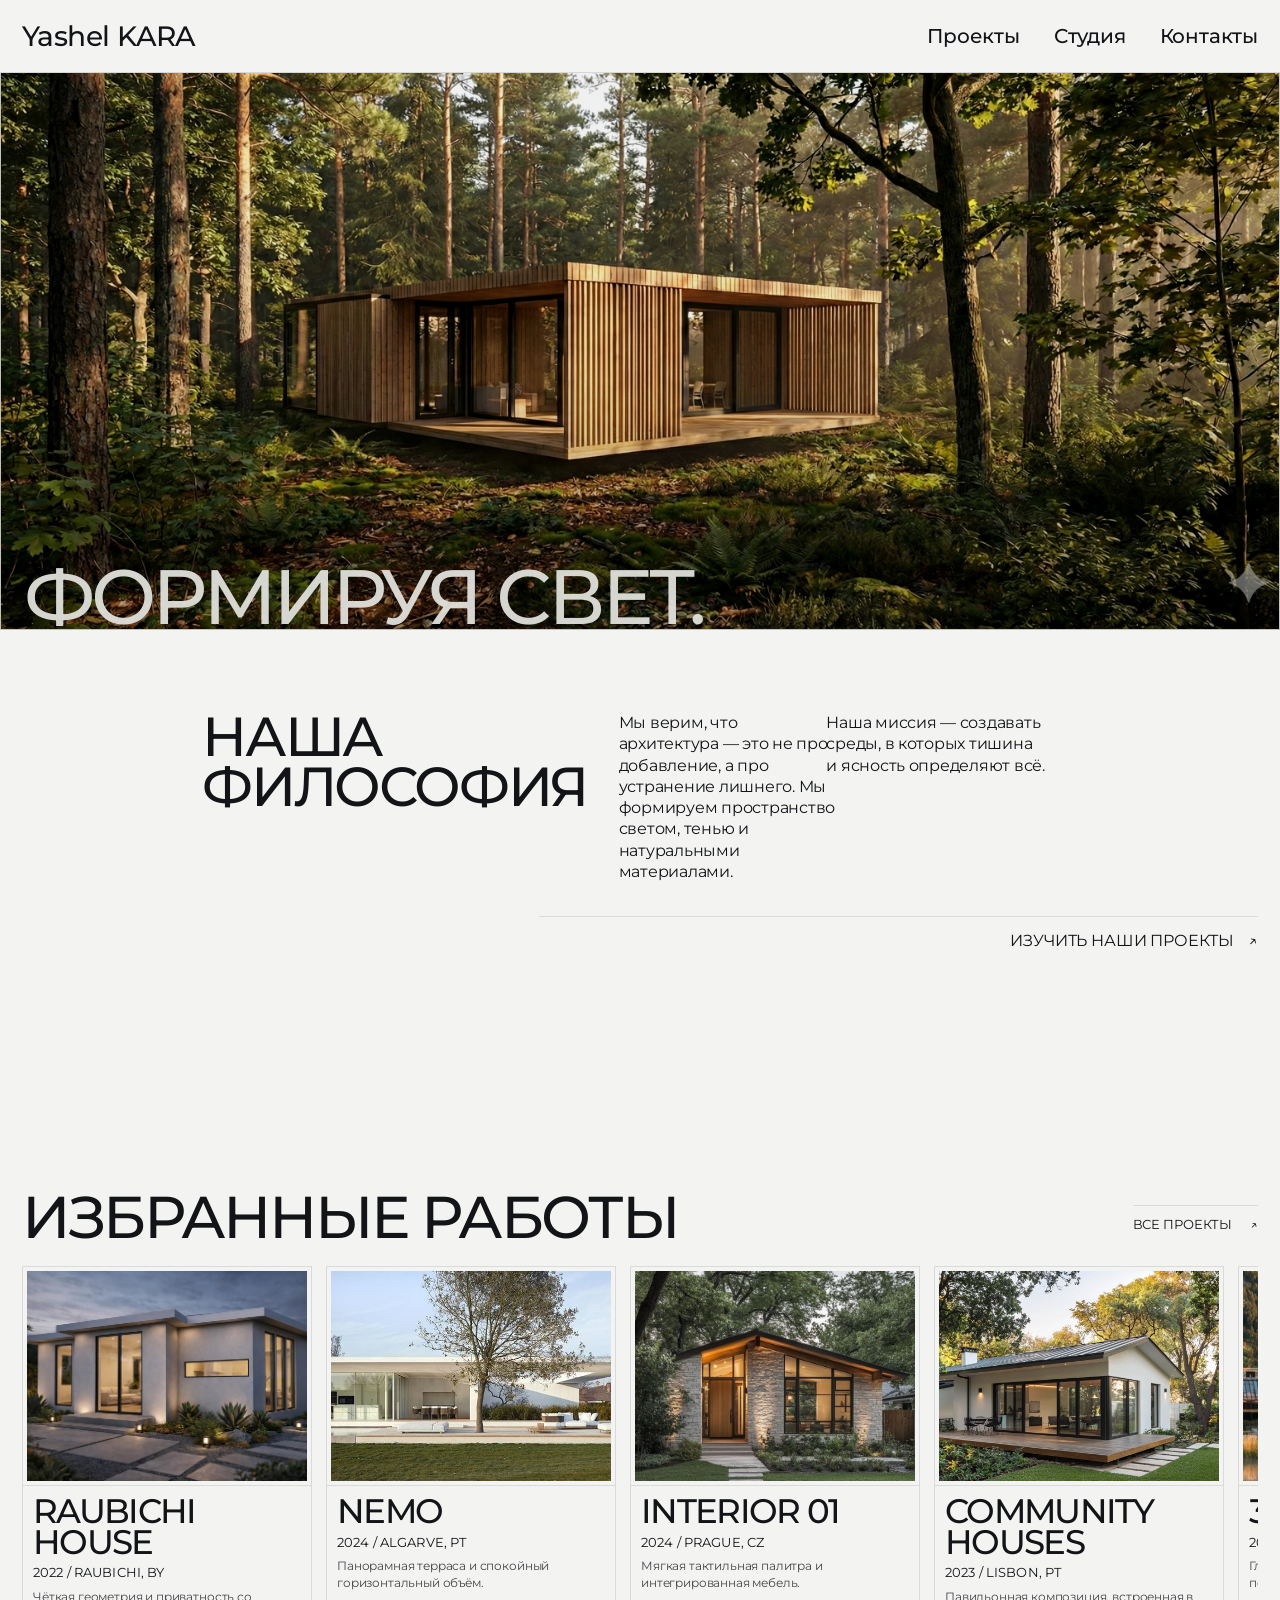
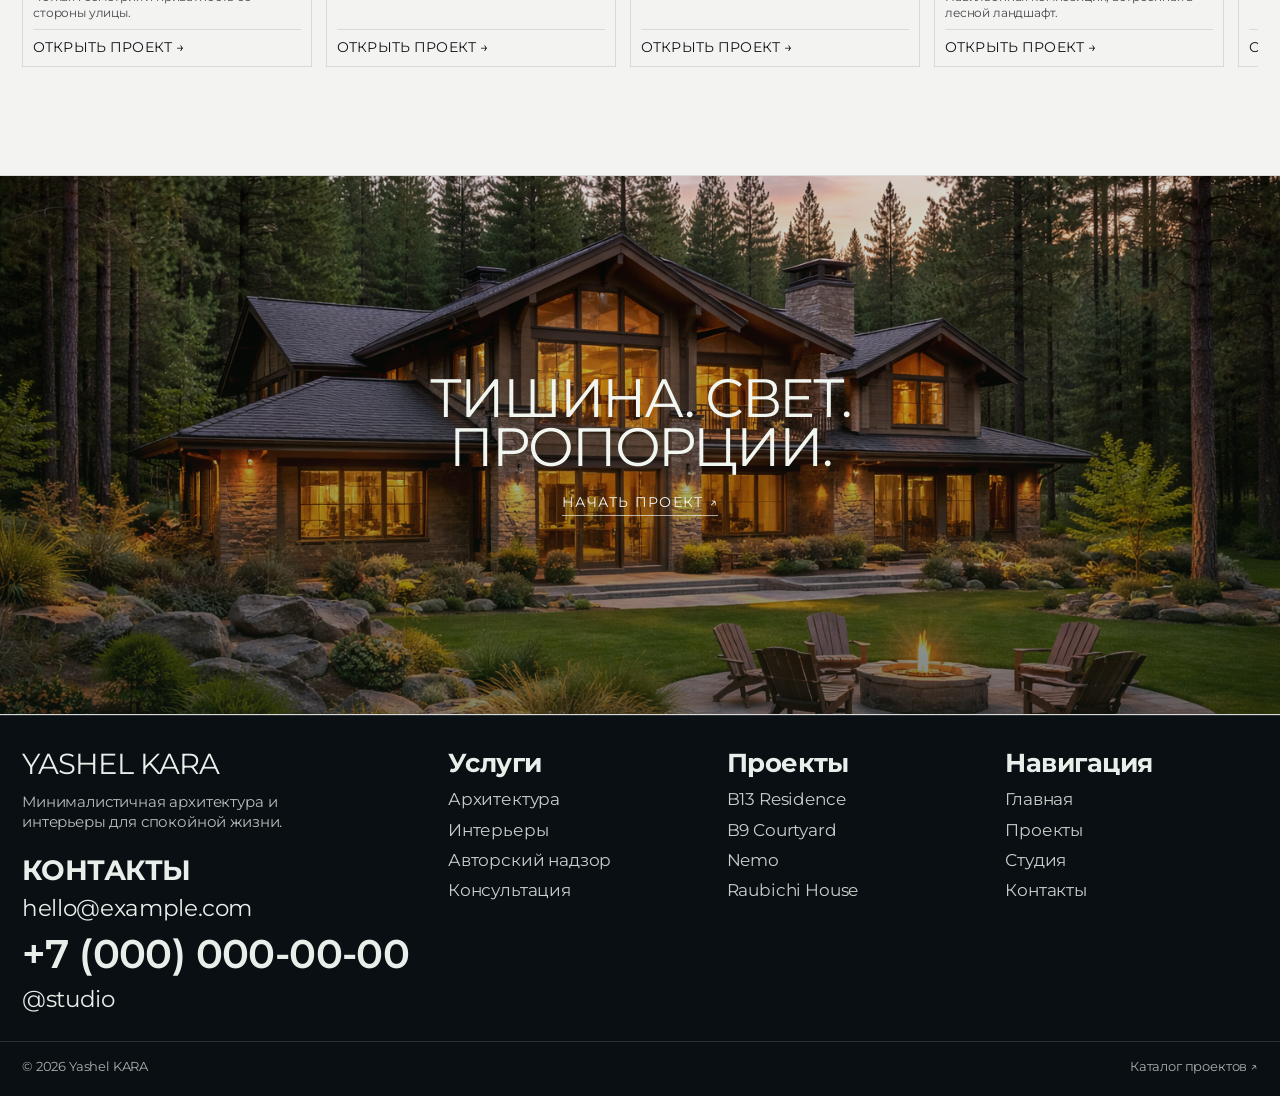
<file: index.html>
<!doctype html>
<html lang="ru">
<head>
  <meta charset="utf-8" />
  <meta name="viewport" content="width=device-width, initial-scale=1" />
  <title>Yashel KARA</title>
  <meta name="description" content="Yashel KARA — минималистичная архитектура, свет и ясные пропорции." />
  <link rel="preconnect" href="https://fonts.googleapis.com" />
  <link rel="preconnect" href="https://fonts.gstatic.com" crossorigin />
  <link href="https://fonts.googleapis.com/css2?family=Montserrat:wght@400;500;600;700&display=swap" rel="stylesheet" />
  <link rel="stylesheet" href="styles.css?v=20260321-9" />
</head>

<body class="homeReference">
  <header class="homeRefTopbar">
    <div class="homeRefTopbar__inner">
      <a class="homeRefBrand" href="index.html">Yashel KARA</a>

      <nav class="homeRefNav" aria-label="Основная навигация">
        <a href="projects.html">Проекты</a>
        <a href="about.html">Студия</a>
        <a href="contact.html">Контакты</a>
      </nav>

      <button class="homeRefMenuBtn" id="menuBtn" aria-label="Открыть меню">Меню</button>
    </div>

    <nav class="homeRefMobileNav" id="mobileNav" aria-hidden="true" aria-label="Мобильная навигация">
      <a href="projects.html">Проекты</a>
      <a href="about.html">Студия</a>
      <a href="contact.html">Контакты</a>
    </nav>
  </header>

  <main class="homeRefMain">
    <section class="homeRefHero" aria-label="Главный экран">
      <img src="assets/b13/Gemini_Generated_Image_bpga77bpga77bpga.png" alt="Современный дом с панорамным остеклением в лесу" />
      <h1>ФОРМИРУЯ СВЕТ.</h1>
    </section>

    <section class="homeRefPhilosophy" aria-label="Философия студии">
      <h2 class="homeRefPhilosophy__title">НАША<br />ФИЛОСОФИЯ</h2>

      <p class="homeRefPhilosophy__text">
        Мы верим, что архитектура — это не про добавление, а про устранение лишнего.
        Мы формируем пространство светом, тенью и натуральными материалами.
      </p>

      <p class="homeRefPhilosophy__text">
        Наша миссия — создавать среды, в которых тишина и ясность определяют всё.
      </p>

      <a class="homeRefPhilosophy__cta" href="projects.html">
        <span>ИЗУЧИТЬ НАШИ ПРОЕКТЫ</span>
        <span aria-hidden="true">↗</span>
      </a>
    </section>

    <section class="homeRefShowcase" aria-label="Избранные проекты">
      <div class="homeRefShowcase__inner">
        <div class="homeRefShowcase__head">
          <h2>ИЗБРАННЫЕ РАБОТЫ</h2>
          <a class="homeRefPhilosophy__cta homeRefPhilosophy__cta--compact" href="projects.html">
            <span>ВСЕ ПРОЕКТЫ</span>
            <span aria-hidden="true">↗</span>
          </a>
        </div>

        <div class="homeRefShowcase__grid" data-wheel-horizontal-scroll>
          <a class="homeRefShowcaseCard" href="project.html?slug=raubichi-house&v=20260228">
            <div class="homeRefShowcaseCard__media">
              <img src="assets/scene-02.jpg" alt="Внешний вид проекта Raubichi House" loading="lazy" />
            </div>
            <div class="homeRefShowcaseCard__info">
              <p class="homeRefShowcaseCard__title">RAUBICHI HOUSE</p>
              <p class="homeRefShowcaseCard__meta">2022 / RAUBICHI, BY</p>
              <p class="homeRefShowcaseCard__description">Чёткая геометрия и приватность со стороны улицы.</p>
              <span class="homeRefShowcaseCard__cta">ОТКРЫТЬ ПРОЕКТ →</span>
            </div>
          </a>

          <a class="homeRefShowcaseCard" href="project.html?slug=nemo&v=20260228">
            <div class="homeRefShowcaseCard__media">
              <img src="assets/scene-03.jpg" alt="Внешний вид проекта NEMO" loading="lazy" />
            </div>
            <div class="homeRefShowcaseCard__info">
              <p class="homeRefShowcaseCard__title">NEMO</p>
              <p class="homeRefShowcaseCard__meta">2024 / ALGARVE, PT</p>
              <p class="homeRefShowcaseCard__description">Панорамная терраса и спокойный горизонтальный объём.</p>
              <span class="homeRefShowcaseCard__cta">ОТКРЫТЬ ПРОЕКТ →</span>
            </div>
          </a>

          <a class="homeRefShowcaseCard" href="project.html?slug=interior-01&v=20260228">
            <div class="homeRefShowcaseCard__media">
              <img src="assets/p1.jpg" alt="Интерьер проекта INTERIOR 01" loading="lazy" />
            </div>
            <div class="homeRefShowcaseCard__info">
              <p class="homeRefShowcaseCard__title">INTERIOR 01</p>
              <p class="homeRefShowcaseCard__meta">2024 / PRAGUE, CZ</p>
              <p class="homeRefShowcaseCard__description">Мягкая тактильная палитра и интегрированная мебель.</p>
              <span class="homeRefShowcaseCard__cta">ОТКРЫТЬ ПРОЕКТ →</span>
            </div>
          </a>

          <a class="homeRefShowcaseCard" href="project.html?slug=community-houses&v=20260228">
            <div class="homeRefShowcaseCard__media">
              <img src="assets/scene-01.jpg" alt="Внешний вид проекта Community Houses" loading="lazy" />
            </div>
            <div class="homeRefShowcaseCard__info">
              <p class="homeRefShowcaseCard__title">COMMUNITY HOUSES</p>
              <p class="homeRefShowcaseCard__meta">2023 / LISBON, PT</p>
              <p class="homeRefShowcaseCard__description">Павильонная композиция, встроенная в лесной ландшафт.</p>
              <span class="homeRefShowcaseCard__cta">ОТКРЫТЬ ПРОЕКТ →</span>
            </div>
          </a>

          <a class="homeRefShowcaseCard" href="project.html?slug=three-house&v=20260228">
            <div class="homeRefShowcaseCard__media">
              <img src="assets/p2.jpg" alt="Внешний вид проекта 3.00 HOUSE" loading="lazy" />
            </div>
            <div class="homeRefShowcaseCard__info">
              <p class="homeRefShowcaseCard__title">3.00 HOUSE</p>
              <p class="homeRefShowcaseCard__meta">2021 / RIGA, LV</p>
              <p class="homeRefShowcaseCard__description">Глубокие свесы и деревянная оболочка, построенная на тени.</p>
              <span class="homeRefShowcaseCard__cta">ОТКРЫТЬ ПРОЕКТ →</span>
            </div>
          </a>

          <a class="homeRefShowcaseCard" href="project.html?slug=b13-residence&v=20260228">
            <div class="homeRefShowcaseCard__media">
              <img src="assets/b13/Gemini_Generated_Image_tl5e7xtl5e7xtl5e.png" alt="Внешний вид проекта B13 RESIDENCE" loading="lazy" />
            </div>
            <div class="homeRefShowcaseCard__info">
              <p class="homeRefShowcaseCard__title">B13 RESIDENCE</p>
              <p class="homeRefShowcaseCard__meta">2025 / TALLINN, EE</p>
              <p class="homeRefShowcaseCard__description">Лаконичный объём среди деревьев с тёплым вечерним светом.</p>
              <span class="homeRefShowcaseCard__cta">ОТКРЫТЬ ПРОЕКТ →</span>
            </div>
          </a>

          <a class="homeRefShowcaseCard" href="project.html?slug=b9-courtyard-house&v=20260228">
            <div class="homeRefShowcaseCard__media">
              <img src="assets/b9-1/Gemini_Generated_Image_oqbqtxoqbqtxoqbq.png" alt="Внешний вид проекта B9 COURTYARD" loading="lazy" />
            </div>
            <div class="homeRefShowcaseCard__info">
              <p class="homeRefShowcaseCard__title">B9 COURTYARD</p>
              <p class="homeRefShowcaseCard__meta">2025 / VILNIUS, LT</p>
              <p class="homeRefShowcaseCard__description">Дом вокруг приватного двора с чистой геометрией фасада.</p>
              <span class="homeRefShowcaseCard__cta">ОТКРЫТЬ ПРОЕКТ →</span>
            </div>
          </a>
        </div>
      </div>
    </section>

    <section class="homeRefFinal" aria-label="Призыв к контакту">
      <img
        class="homeRefFinal__image"
        src="assets/ChatGPT Image 28 февр. 2026 г., 14_55_55.png"
        alt="Фоновое изображение финального блока"
        loading="lazy"
      />
      <div class="homeRefFinal__overlay" aria-hidden="true"></div>
      <div class="homeRefFinal__inner">
        <p>Тишина. Свет. Пропорции.</p>
        <a href="contact.html">Начать проект ↗</a>
      </div>
    </section>
  </main>

  <footer class="homeRefFooter" aria-label="Контакты и навигация">
    <div class="homeRefFooter__inner">
      <div class="homeRefFooter__about">
        <a class="homeRefFooter__brand" href="index.html">Yashel KARA</a>
        <p class="homeRefFooter__tagline">Минималистичная архитектура и интерьеры для спокойной жизни.</p>
        <h3>Контакты</h3>
        <a class="homeRefFooter__contactLink" href="mailto:hello@example.com">hello@example.com</a>
        <a class="homeRefFooter__contactLink homeRefFooter__contactLink--phone" href="tel:+70000000000">+7 (000) 000-00-00</a>
        <a class="homeRefFooter__contactLink" href="https://instagram.com/studio" rel="noopener">@studio</a>
      </div>

      <div class="homeRefFooter__columns">
        <nav class="homeRefFooter__col" aria-label="Услуги">
          <h4>Услуги</h4>
          <a href="contact.html">Архитектура</a>
          <a href="contact.html">Интерьеры</a>
          <a href="contact.html">Авторский надзор</a>
          <a href="contact.html">Консультация</a>
        </nav>

        <nav class="homeRefFooter__col" aria-label="Проекты">
          <h4>Проекты</h4>
          <a href="project.html?slug=b13-residence&v=20260228">B13 Residence</a>
          <a href="project.html?slug=b9-courtyard-house&v=20260228">B9 Courtyard</a>
          <a href="project.html?slug=nemo&v=20260228">Nemo</a>
          <a href="project.html?slug=raubichi-house&v=20260228">Raubichi House</a>
        </nav>

        <nav class="homeRefFooter__col" aria-label="Навигация">
          <h4>Навигация</h4>
          <a href="index.html">Главная</a>
          <a href="projects.html">Проекты</a>
          <a href="about.html">Студия</a>
          <a href="contact.html">Контакты</a>
        </nav>
      </div>
    </div>

    <div class="homeRefFooter__bottom">
      <p>© <span id="year"></span> Yashel KARA</p>
      <a href="projects.html">Каталог проектов ↗</a>
    </div>
  </footer>

  <script type="module" src="js/main.js?v=20260228-1"></script>
</body>
</html>
</file>
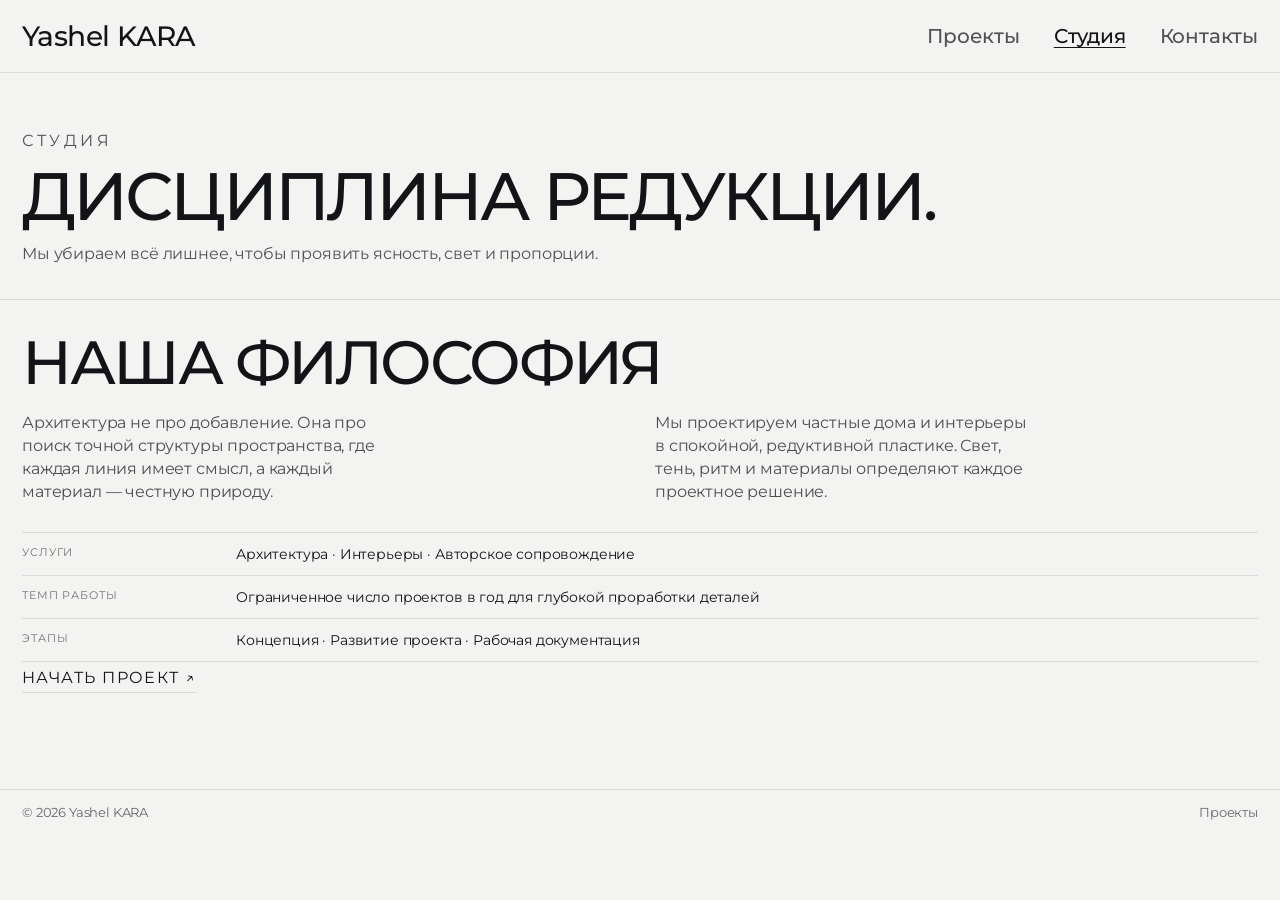
<file: about.html>
<!doctype html>
<html lang="ru">
<head>
  <meta charset="utf-8" />
  <meta name="viewport" content="width=device-width, initial-scale=1" />
  <title>Студия — Yashel KARA</title>
  <meta name="description" content="Философия и подход студии Yashel KARA." />
  <link rel="preconnect" href="https://fonts.googleapis.com" />
  <link rel="preconnect" href="https://fonts.gstatic.com" crossorigin />
  <link href="https://fonts.googleapis.com/css2?family=Montserrat:wght@400;500;600;700&display=swap" rel="stylesheet" />
  <link rel="stylesheet" href="styles.css?v=20260321-9" />
</head>

<body class="homeReference refInnerPage refAboutPage">
  <header class="homeRefTopbar">
    <div class="homeRefTopbar__inner">
      <a class="homeRefBrand" href="index.html">Yashel KARA</a>

      <nav class="homeRefNav" aria-label="Основная навигация">
        <a href="projects.html">Проекты</a>
        <a class="is-current" href="about.html">Студия</a>
        <a href="contact.html">Контакты</a>
      </nav>

      <button class="homeRefMenuBtn" id="menuBtn" aria-label="Открыть меню">Меню</button>
    </div>

    <nav class="homeRefMobileNav" id="mobileNav" aria-hidden="true" aria-label="Мобильная навигация">
      <a href="projects.html">Проекты</a>
      <a href="about.html">Студия</a>
      <a href="contact.html">Контакты</a>
    </nav>
  </header>

  <main class="refPageMain">
    <section class="refPageIntro" aria-label="О студии">
      <p class="refPageKicker">Студия</p>
      <h1>Дисциплина редукции.</h1>
      <p>Мы убираем всё лишнее, чтобы проявить ясность, свет и пропорции.</p>
    </section>

    <section class="refAboutSection">
      <div class="refAboutSection__inner">
        <h2>Наша философия</h2>

        <div class="refAboutColumns">
          <p>
            Архитектура не про добавление. Она про поиск точной структуры пространства,
            где каждая линия имеет смысл, а каждый материал — честную природу.
          </p>
          <p>
            Мы проектируем частные дома и интерьеры в спокойной, редуктивной пластике.
            Свет, тень, ритм и материалы определяют каждое проектное решение.
          </p>
        </div>

        <div class="refAboutFacts">
          <div class="refAboutFact"><span>Услуги</span><span>Архитектура · Интерьеры · Авторское сопровождение</span></div>
          <div class="refAboutFact"><span>Темп работы</span><span>Ограниченное число проектов в год для глубокой проработки деталей</span></div>
          <div class="refAboutFact"><span>Этапы</span><span>Концепция · Развитие проекта · Рабочая документация</span></div>
        </div>

        <a class="refInlineLink refInlineLink--large" href="contact.html">Начать проект ↗</a>
      </div>
    </section>
  </main>

  <footer class="refFooter">
    <div class="refFooter__inner">
      <p>© <span id="year"></span> Yashel KARA</p>
      <a href="projects.html">Проекты</a>
    </div>
  </footer>

  <script type="module" src="js/main.js?v=20260228-1"></script>
</body>
</html>
</file>
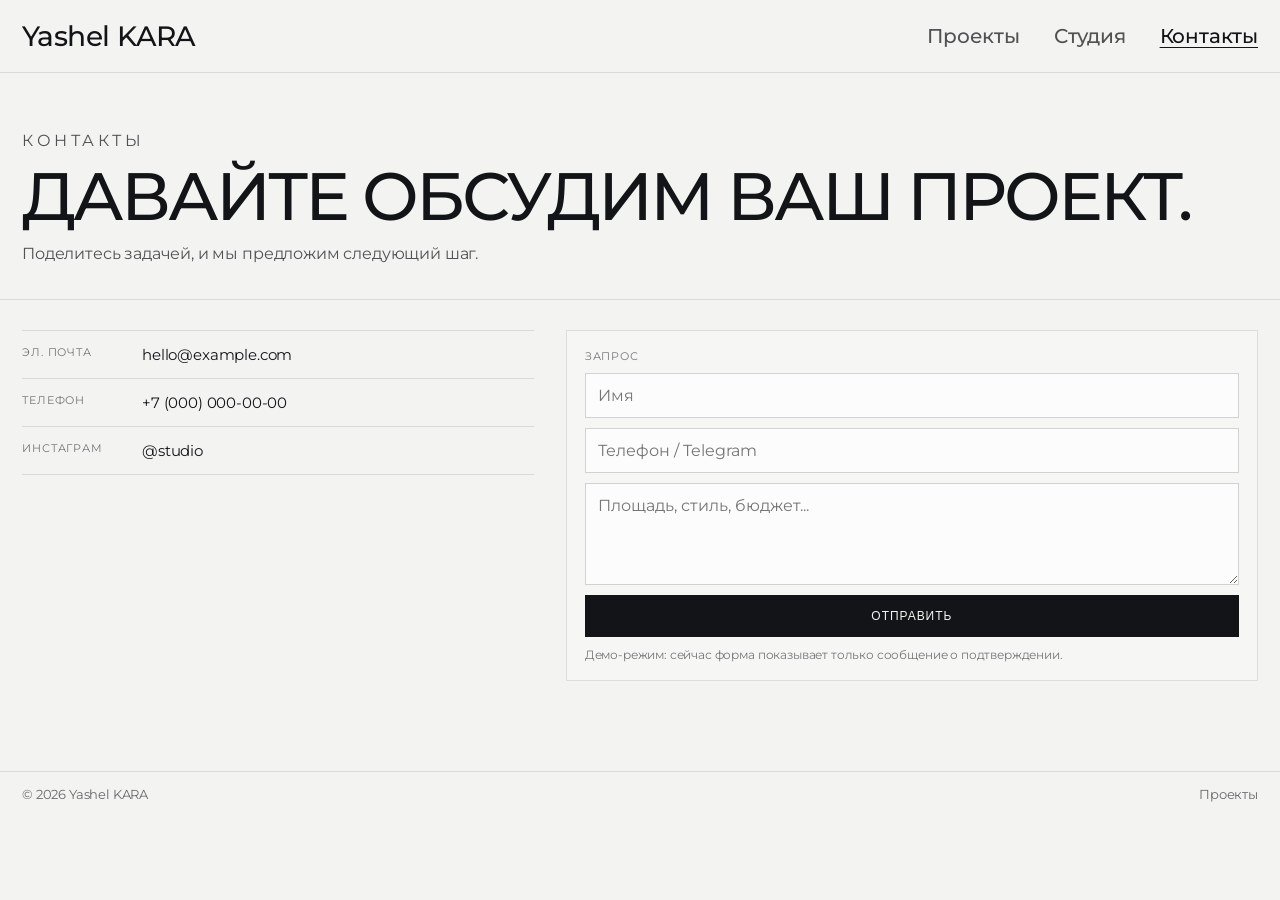
<file: contact.html>
<!doctype html>
<html lang="ru">
<head>
  <meta charset="utf-8" />
  <meta name="viewport" content="width=device-width, initial-scale=1" />
  <title>Контакты — Yashel KARA</title>
  <meta name="description" content="Связаться со студией Yashel KARA." />
  <link rel="preconnect" href="https://fonts.googleapis.com" />
  <link rel="preconnect" href="https://fonts.gstatic.com" crossorigin />
  <link href="https://fonts.googleapis.com/css2?family=Montserrat:wght@400;500;600;700&display=swap" rel="stylesheet" />
  <link rel="stylesheet" href="styles.css?v=20260321-9" />
</head>

<body class="homeReference refInnerPage refContactPage">
  <header class="homeRefTopbar">
    <div class="homeRefTopbar__inner">
      <a class="homeRefBrand" href="index.html">Yashel KARA</a>

      <nav class="homeRefNav" aria-label="Основная навигация">
        <a href="projects.html">Проекты</a>
        <a href="about.html">Студия</a>
        <a class="is-current" href="contact.html">Контакты</a>
      </nav>

      <button class="homeRefMenuBtn" id="menuBtn" aria-label="Открыть меню">Меню</button>
    </div>

    <nav class="homeRefMobileNav" id="mobileNav" aria-hidden="true" aria-label="Мобильная навигация">
      <a href="projects.html">Проекты</a>
      <a href="about.html">Студия</a>
      <a href="contact.html">Контакты</a>
    </nav>
  </header>

  <main class="refPageMain">
    <section class="refPageIntro" aria-label="Вступление к контактам">
      <p class="refPageKicker">Контакты</p>
      <h1>Давайте обсудим ваш проект.</h1>
      <p>Поделитесь задачей, и мы предложим следующий шаг.</p>
    </section>

    <section class="refContactSection">
      <div class="refContactSection__inner">
        <div class="refContactInfo" aria-label="Контакты студии">
          <div class="refContactRow">
            <span>Эл. почта</span>
            <a data-site-href="email" data-site-text="email" href="mailto:hello@example.com">hello@example.com</a>
          </div>
          <div class="refContactRow">
            <span>Телефон</span>
            <a data-site-href="phone" data-site-text="phone" href="tel:+70000000000">+7 (000) 000-00-00</a>
          </div>
          <div class="refContactRow">
            <span>Инстаграм</span>
            <a data-site-href="instagram" data-site-text="instagram" href="https://instagram.com/studio" rel="noopener">@studio</a>
          </div>
        </div>

        <form class="form refContactForm" id="form">
          <label class="refFormLabel" for="contact-name">Запрос</label>
          <input id="contact-name" name="name" placeholder="Имя" required />
          <input name="contact" placeholder="Телефон / Telegram" required />
          <textarea name="msg" rows="4" placeholder="Площадь, стиль, бюджет..."></textarea>
          <button class="refPrimaryBtn" type="submit">Отправить</button>
          <div class="refFormNote" id="formNote">Демо-режим: сейчас форма показывает только сообщение о подтверждении.</div>
        </form>
      </div>
    </section>
  </main>

  <footer class="refFooter">
    <div class="refFooter__inner">
      <p>© <span id="year"></span> Yashel KARA</p>
      <a href="projects.html">Проекты</a>
    </div>
  </footer>

  <script type="module" src="js/site.js?v=20260228-2"></script>
  <script type="module" src="js/main.js?v=20260228-1"></script>
</body>
</html>
</file>
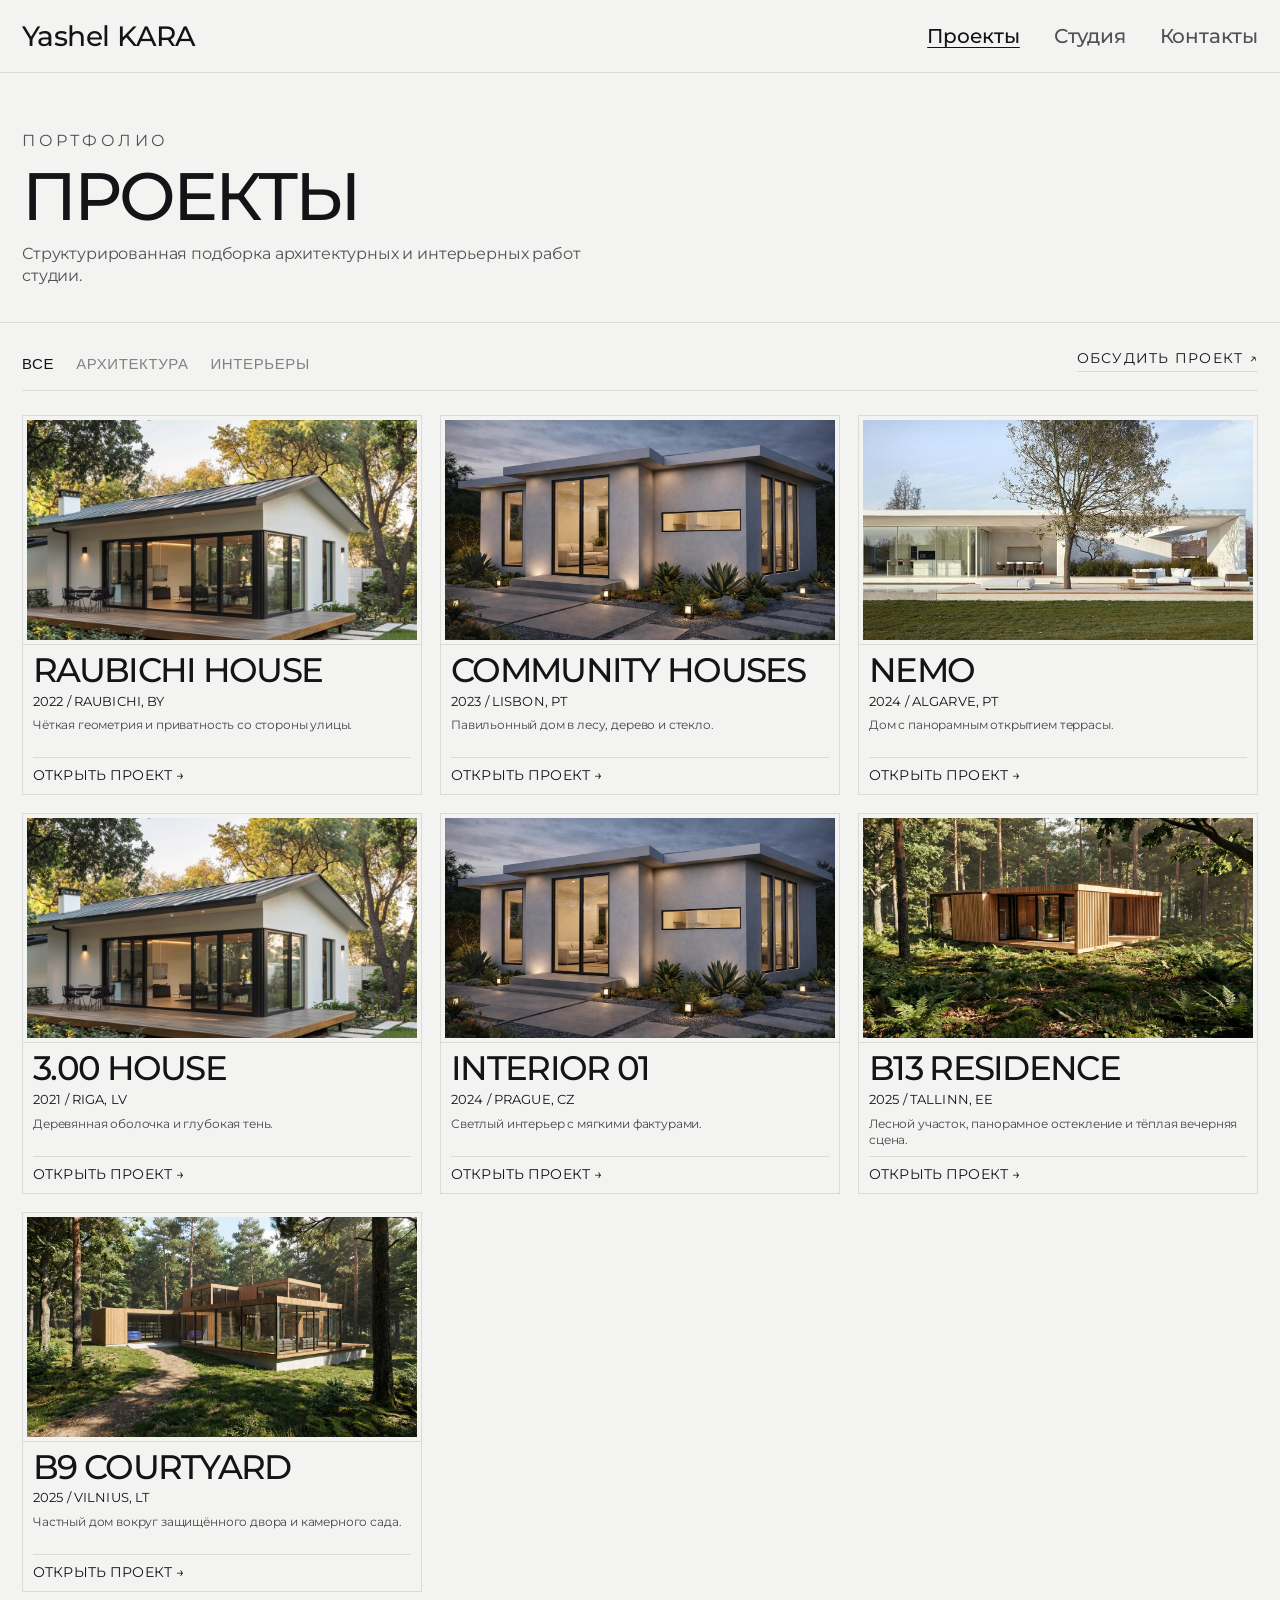
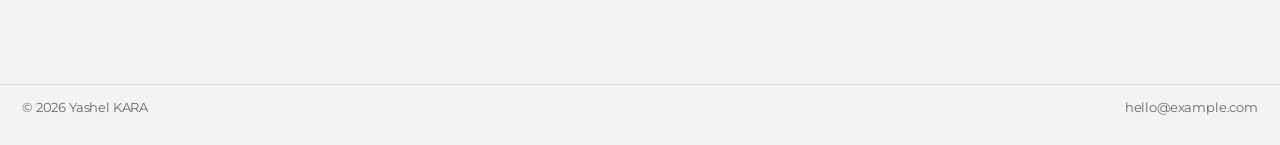
<file: project.html>
<!doctype html>
<html lang="ru">
<head>
  <meta charset="utf-8" />
  <meta name="viewport" content="width=device-width, initial-scale=1" />
  <title>Проект — Yashel KARA</title>
  <meta name="description" content="Детали проекта, показатели и галерея." />
  <link rel="preconnect" href="https://fonts.googleapis.com" />
  <link rel="preconnect" href="https://fonts.gstatic.com" crossorigin />
  <link href="https://fonts.googleapis.com/css2?family=Montserrat:wght@400;500;600;700&display=swap" rel="stylesheet" />
  <link rel="stylesheet" href="styles.css?v=20260321-9" />
</head>

<body class="homeReference refInnerPage refProjectPage">
  <header class="homeRefTopbar">
    <div class="homeRefTopbar__inner">
      <a class="homeRefBrand" href="index.html">Yashel KARA</a>

      <nav class="homeRefNav" aria-label="Основная навигация">
        <a class="is-current" href="projects.html">Проекты</a>
        <a href="about.html">Студия</a>
        <a href="contact.html">Контакты</a>
      </nav>

      <button class="homeRefMenuBtn" id="menuBtn" aria-label="Открыть меню">Меню</button>
    </div>

    <nav class="homeRefMobileNav" id="mobileNav" aria-hidden="true" aria-label="Мобильная навигация">
      <a href="projects.html">Проекты</a>
      <a href="about.html">Студия</a>
      <a href="contact.html">Контакты</a>
    </nav>
  </header>

  <main class="projectEditorial refProjectMain">
    <section class="projectEditorial__left">
      <div class="projectEditorial__leftInner">
        <p class="projectEditorial__kicker" id="pTypeLabel">АРХИТЕКТУРА</p>
        <h1 class="projectEditorial__title" id="pTitle">—</h1>
        <p class="projectEditorial__tagline" id="pTagline">—</p>

        <nav class="projectEditorial__crumbs" aria-label="Хлебные крошки">
          <a href="index.html">Главная</a>
          <span>/</span>
          <a href="projects.html">Проекты</a>
          <span>/</span>
          <span id="pBreadcrumbCurrent">—</span>
        </nav>

        <ul class="projectEditorial__facts" id="pFacts"></ul>

        <section class="projectEditorial__section">
          <h2 class="projectEditorial__sectionTitle">Описание проекта</h2>
          <div class="projectEditorial__text" id="pNarrative">
            <p class="muted">—</p>
          </div>
        </section>

        <section class="projectEditorial__section" id="pLayoutSection">
          <h2 class="projectEditorial__sectionTitle">Планировочная стратегия</h2>
          <div class="projectEditorial__plans" id="pPlans"></div>
        </section>

        <section class="projectEditorial__section projectEditorial__section--cta">
          <a class="refPrimaryBtn" href="contact.html">Обсудить проект</a>
        </section>
      </div>
    </section>

    <section class="projectEditorial__right">
      <div class="projectEditorial__visuals" id="pVisuals"></div>
    </section>
  </main>

  <footer class="refFooter">
    <div class="refFooter__inner">
      <p>© <span id="year"></span> Yashel KARA</p>
      <a href="projects.html">Все проекты</a>
    </div>
  </footer>

  <script type="module" src="js/site.js?v=20260228-2"></script>
  <script type="module" src="js/main.js?v=20260228-1"></script>
  <script type="module" src="js/project.js?v=20260228-2"></script>
</body>
</html>
</file>
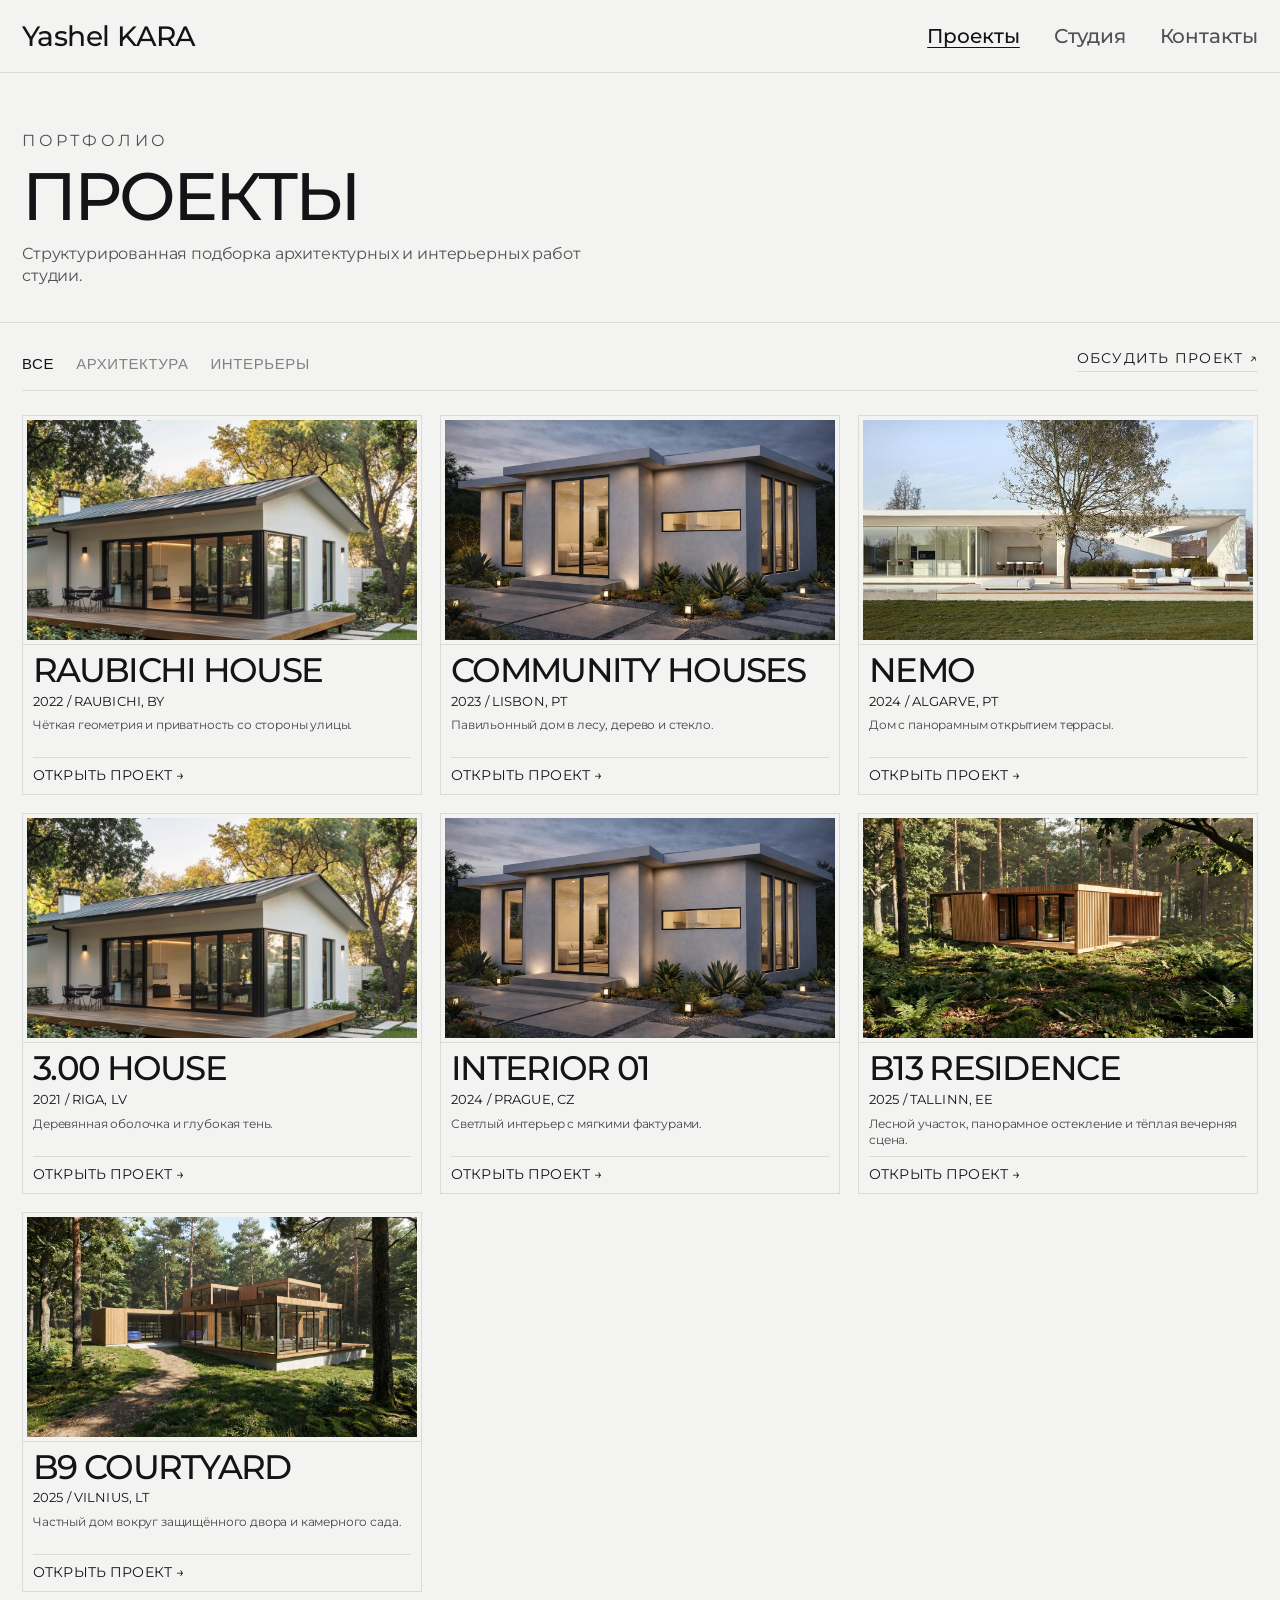
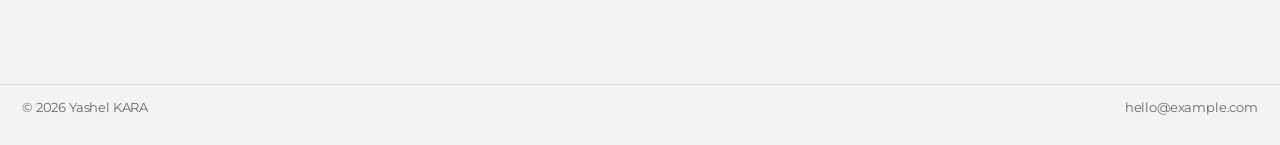
<file: projects.html>
<!doctype html>
<html lang="ru">
<head>
  <meta charset="utf-8" />
  <meta name="viewport" content="width=device-width, initial-scale=1" />
  <title>Проекты — Yashel KARA</title>
  <meta name="description" content="Портфолио архитектурных и интерьерных проектов Yashel KARA." />
  <link rel="preconnect" href="https://fonts.googleapis.com" />
  <link rel="preconnect" href="https://fonts.gstatic.com" crossorigin />
  <link href="https://fonts.googleapis.com/css2?family=Montserrat:wght@400;500;600;700&display=swap" rel="stylesheet" />
  <link rel="stylesheet" href="styles.css?v=20260321-9" />
</head>

<body class="homeReference refInnerPage refProjectsPage">
  <header class="homeRefTopbar">
    <div class="homeRefTopbar__inner">
      <a class="homeRefBrand" href="index.html">Yashel KARA</a>

      <nav class="homeRefNav" aria-label="Основная навигация">
        <a class="is-current" href="projects.html">Проекты</a>
        <a href="about.html">Студия</a>
        <a href="contact.html">Контакты</a>
      </nav>

      <button class="homeRefMenuBtn" id="menuBtn" aria-label="Открыть меню">Меню</button>
    </div>

    <nav class="homeRefMobileNav" id="mobileNav" aria-hidden="true" aria-label="Мобильная навигация">
      <a href="projects.html">Проекты</a>
      <a href="about.html">Студия</a>
      <a href="contact.html">Контакты</a>
    </nav>
  </header>

  <main class="refPageMain">
    <section class="refPageIntro" aria-label="Вступление к портфолио">
      <p class="refPageKicker">Портфолио</p>
      <h1>Проекты</h1>
      <p>Структурированная подборка архитектурных и интерьерных работ студии.</p>
    </section>

    <section class="refProjectsSection">
      <div class="refProjectsSection__inner">
        <div class="refProjectsToolbar">
          <div class="tabs" role="tablist" aria-label="Фильтр проектов">
            <button class="tab is-active" data-filter="all" role="tab" aria-selected="true">Все</button>
            <button class="tab" data-filter="architecture" role="tab" aria-selected="false">Архитектура</button>
            <button class="tab" data-filter="interior" role="tab" aria-selected="false">Интерьеры</button>
          </div>

          <a class="refInlineLink" href="contact.html">Обсудить проект ↗</a>
        </div>

        <div class="projectsGrid" id="projectsGrid" aria-live="polite"></div>
      </div>
    </section>
  </main>

  <footer class="refFooter">
    <div class="refFooter__inner">
      <p>© <span id="year"></span> Yashel KARA</p>
      <a data-site-href="email" data-site-text="email" href="mailto:hello@example.com">hello@example.com</a>
    </div>
  </footer>

  <script type="module" src="js/site.js?v=20260228-2"></script>
  <script type="module" src="js/main.js?v=20260228-1"></script>
  <script type="module" src="js/projects.js?v=20260228"></script>
</body>
</html>
</file>
<file: styles.css>
:root{
  --bg:#ffffff;
  --ink:#0a0a0a;
  --muted:#777;
  --line:#e8e8e8;
  --beige:#f3f0ea;
  --max:1200px;

  --sans: "Montserrat","Avenir Next","Segoe UI",sans-serif;
  --mono: ui-monospace, SFMono-Regular, Menlo, Monaco, Consolas, "Liberation Mono", monospace;
  --r: 14px;
}

*{box-sizing:border-box}
html{scroll-behavior:smooth}
body{margin:0;background:var(--bg);color:var(--ink);font-family:var(--sans);letter-spacing:-0.01em}
img{max-width:100%;display:block}
a{color:inherit;text-decoration:none}
.container{width:min(var(--max), 92vw); margin:0 auto}

.muted{color:var(--muted);line-height:1.7}
.small{font-size:13px}
.mono{font-family:var(--mono);font-size:12px;letter-spacing:.12em;color:var(--muted)}
.lead{font-size:18px;line-height:1.65;margin:0 0 10px}

.title{margin:0;font-size:clamp(24px,3vw,42px);letter-spacing:-0.03em}
.huge{margin:0 0 10px;font-size:clamp(34px,4.5vw,60px);letter-spacing:-0.04em;line-height:0.95}

.topbar{position:sticky;top:0;z-index:10;background:rgba(255,255,255,.85);backdrop-filter:blur(10px);border-bottom:1px solid var(--line)}
.topbar__inner{display:flex;align-items:center;justify-content:space-between;gap:16px;padding:14px 0}

.brand{font-weight:800;letter-spacing:-0.02em}
.brand__name{font-weight:400}
.brand__surname{font-weight:800}

.nav{display:flex;gap:18px;align-items:center}
.nav a{color:var(--muted)}
.nav a:hover{color:var(--ink)}
.nav .is-current{color:var(--ink);font-weight:700}

.menuBtn{display:none;border:1px solid var(--line);background:transparent;padding:10px 12px;border-radius:999px;cursor:pointer}
.mobileNav{display:none;padding:10px 4vw 16px;border-top:1px solid var(--line)}
.mobileNav a{display:block;padding:10px 0;color:var(--muted)}
.mobileNav.is-open{display:block}

.hero{position:relative;min-height:62vh;border-bottom:1px solid var(--line)}
.hero__media{position:absolute;inset:0;background-size:cover;background-position:center}
.hero__media::after{content:"";position:absolute;inset:0;background:linear-gradient(180deg,rgba(0,0,0,.12),rgba(0,0,0,.38))}
.hero__text{position:relative;min-height:62vh;display:flex;align-items:flex-end;padding:42px 0}
.hero__kicker{font-size:clamp(22px,5vw,76px);color:#fff;opacity:.95;font-weight:500}
.hero__title h1{margin:6px 0 0;font-size:clamp(34px,6vw,96px);line-height:.95;letter-spacing:-0.03em;color:#fff;font-weight:800}
.hero__cta{margin-top:14px}

.section{padding:54px 0}
.section--beige{background:var(--beige);border-top:1px solid var(--line);border-bottom:1px solid var(--line)}

.btn{border:1px solid rgba(10,10,10,.28);background:transparent;padding:12px 14px;border-radius:999px;cursor:pointer;font-weight:700;display:inline-flex;align-items:center;gap:8px}
.btn:hover{border-color:rgba(10,10,10,.5)}
.btn--link{border:none;padding:0;border-radius:0;font-weight:800}
.btn--solid{background:#111318;color:#fff;border-color:#111318}
.btn--solid:hover{background:#232730;border-color:#232730}
.btn--ghostLight{border-color:rgba(255,255,255,.56);color:#fff;background:rgba(255,255,255,.06);backdrop-filter:blur(6px)}
.btn--ghostLight:hover{border-color:rgba(255,255,255,.84);background:rgba(255,255,255,.12)}

.twoCol{display:grid;grid-template-columns:1fr .9fr;gap:22px;align-items:start}
.panel{border:1px solid var(--line);border-radius:var(--r);padding:18px;background:#fff}

/* Home page */
.homePage{
  background:
    radial-gradient(1100px 420px at 0% 0%, rgba(18,39,58,.12), transparent 70%),
    radial-gradient(950px 380px at 100% 0%, rgba(190,142,90,.18), transparent 72%),
    #f5f2ec;
  font-family:var(--sans);
}
.homePage .topbar{background:rgba(245,242,236,.86);border-bottom:1px solid rgba(16,18,22,.12)}
.homePage .brand{font-weight:700;letter-spacing:-0.01em}
.homePage .brand__surname{font-weight:800}
.homePage .nav a{color:#666a71}

.homeHero{position:relative;overflow:hidden;min-height:84vh;padding:120px 0 74px;border-bottom:1px solid rgba(16,18,22,.1)}
.homeHero__media{position:absolute;inset:0;background:url("assets/cover.jpg") center/cover no-repeat;transform:scale(1.06)}
.homeHero__veil{position:absolute;inset:0;background:
  linear-gradient(108deg,rgba(7,11,16,.78) 16%,rgba(7,11,16,.34) 52%,rgba(7,11,16,.68) 100%),
  radial-gradient(650px 360px at 86% 75%,rgba(219,161,105,.22),transparent 65%);
}
.homeHero__inner{position:relative;min-height:62vh;display:grid;grid-template-columns:1.2fr .8fr;gap:42px;align-items:end}
.homeKicker{margin:0 0 16px;font-size:11px;letter-spacing:.24em;color:rgba(255,255,255,.74);font-weight:700}
.homeKicker--dark{color:#7d8189}
.homeHero h1{margin:0;font-family:var(--sans);font-weight:400;line-height:.95;font-size:clamp(44px,7vw,102px);color:#fff;max-width:14ch}
.homeHero h1 span{display:block;opacity:.86}
.homeLead{margin:18px 0 0;max-width:46ch;color:rgba(255,255,255,.86);font-size:17px;line-height:1.7}
.homeHero__actions{margin-top:24px;display:flex;gap:12px;flex-wrap:wrap}
.homeHero__right{display:flex;justify-content:flex-end}
.homeBadge{width:min(360px,100%);padding:22px;border:1px solid rgba(255,255,255,.28);border-radius:18px;background:rgba(255,255,255,.08);backdrop-filter:blur(8px);color:#fff}
.homeBadge__title{font-size:11px;letter-spacing:.2em;color:rgba(255,255,255,.74)}
.homeBadge__name{display:inline-block;margin-top:8px;font-family:var(--sans);font-size:30px;line-height:1.08}
.homeBadge p{margin:14px 0 0;color:rgba(255,255,255,.82);line-height:1.6;font-size:14px}

.homeStats{background:#101318;color:#f2f4f5;border-bottom:1px solid rgba(255,255,255,.08)}
.homeStats__grid{display:grid;grid-template-columns:repeat(3,1fr);gap:14px;padding:24px 0}
.homeStat{padding:10px 10px 10px 2px}
.homeStat__value{margin:0;font-family:var(--sans);font-size:clamp(34px,4vw,54px);line-height:1}
.homeStat__label{margin:6px 0 0;color:rgba(242,244,245,.74);line-height:1.5;font-size:14px;max-width:26ch}

.homeServices{background:#f5f2ec}
.homeServices__grid{display:grid;grid-template-columns:1fr 1.08fr;gap:32px;align-items:start}
.homeServices__intro h2{margin:0 0 16px;font-family:var(--sans);font-size:clamp(36px,4.4vw,64px);line-height:1.02;max-width:13ch}
.homeServices__intro .muted{max-width:52ch}
.homeServices__list{display:grid;gap:12px}
.homeService{border:1px solid rgba(16,18,22,.13);background:rgba(255,255,255,.62);border-radius:16px;padding:20px}
.homeService h3{margin:0 0 8px;font-size:24px;letter-spacing:-.01em}
.homeService p{margin:0;color:#545860;line-height:1.6}

.homeFeatured{background:#fff;border-top:1px solid rgba(16,18,22,.08);border-bottom:1px solid rgba(16,18,22,.08)}
.homeFeatured__head{display:flex;align-items:flex-end;justify-content:space-between;gap:16px;padding-bottom:20px}
.homeFeatured__head h2{margin:0;font-family:var(--sans);font-size:clamp(34px,4vw,58px);line-height:1}
.homeFeatured__grid{display:grid;grid-template-columns:repeat(3,1fr);gap:18px}
.homeProjectCard{display:block}
.homeProjectCard img{width:100%;aspect-ratio:4/5;object-fit:cover;border-radius:16px;border:1px solid rgba(16,18,22,.1);transition:transform .45s ease,filter .45s ease}
.homeProjectCard__meta{padding:12px 2px 0}
.homeProjectCard__title{margin:0;font-weight:800;letter-spacing:.01em}
.homeProjectCard__type{margin:6px 0 0;color:#727780;font-size:12px;text-transform:uppercase;letter-spacing:.12em}
.homeProjectCard:hover img{transform:translateY(-4px) scale(1.01);filter:contrast(1.04)}

.homeCta{padding-top:26px;padding-bottom:74px;background:linear-gradient(180deg,#f5f2ec 0%,#efe9df 100%)}
.homeCta__panel{position:relative;overflow:hidden;border-radius:22px;padding:36px;border:1px solid rgba(16,18,22,.14);background:#13161b;color:#fff}
.homeCta__panel::after{content:"";position:absolute;inset:auto -60px -120px auto;width:280px;height:280px;border-radius:50%;background:radial-gradient(circle,rgba(221,167,111,.4),rgba(221,167,111,0) 70%)}
.homeCta__panel h2{margin:8px 0 22px;font-family:var(--sans);font-size:clamp(30px,3.8vw,54px);line-height:1.05;max-width:20ch}
.footer--home{background:#f5f2ec;border-top:1px solid rgba(16,18,22,.1)}

@keyframes homeReveal{
  from{opacity:0;transform:translateY(26px)}
  to{opacity:1;transform:translateY(0)}
}
.homePage [data-reveal],
.homePageAlt [data-reveal]{
  opacity:0;
  animation:homeReveal .8s cubic-bezier(.22,.61,.36,1) forwards;
  animation-delay:var(--reveal-delay,0ms);
}

/* Alternative home (variant 2) */
.homePageAlt{
  background:#f1eee7;
  font-family:var(--sans);
  color:#101318;
}
.homePageAlt .topbar{
  background:rgba(241,238,231,.92);
  border-bottom:1px solid rgba(16,19,24,.14);
}
.altHero{
  border-bottom:1px solid rgba(16,19,24,.12);
  padding:112px 0 64px;
  background:
    linear-gradient(180deg,rgba(255,255,255,.58),rgba(255,255,255,0)),
    radial-gradient(1100px 420px at 100% 0%,rgba(160,114,65,.2),transparent 72%);
}
.altHero__inner{max-width:900px}
.altHero__kicker{
  margin:0 0 18px;
  font-size:11px;
  letter-spacing:.24em;
  color:#6b7078;
  font-weight:700;
}
.altHero h1{
  margin:0;
  max-width:16ch;
  font-family:var(--sans);
  font-size:clamp(42px,6vw,84px);
  line-height:.95;
  letter-spacing:-.015em;
}
.altHero__lead{
  margin:18px 0 0;
  max-width:52ch;
  color:#4f535b;
  line-height:1.7;
}
.altHero__actions{
  margin-top:22px;
  display:flex;
  gap:12px;
  flex-wrap:wrap;
}
.altMetrics{
  border-bottom:1px solid rgba(16,19,24,.1);
  background:#11151b;
  color:#f1f2f4;
}
.altMetrics__grid{
  padding:22px 0;
  display:grid;
  grid-template-columns:repeat(3,1fr);
  gap:16px;
}
.altMetric__value{
  margin:0;
  font-family:var(--sans);
  font-size:clamp(34px,4vw,52px);
}
.altMetric__label{
  margin:6px 0 0;
  color:rgba(241,242,244,.72);
  font-size:13px;
  line-height:1.5;
}
.altProjects{
  background:#f1eee7;
}
.altProjects__head{
  padding-bottom:18px;
  display:flex;
  align-items:flex-end;
  justify-content:space-between;
  gap:14px;
}
.altProjects__head h2{
  margin:0;
  font-family:var(--sans);
  font-size:clamp(30px,4vw,56px);
}
.altProjects__grid{
  display:grid;
  grid-template-columns:1.2fr .8fr .8fr;
  gap:16px;
}
.altProjectCard{
  border:1px solid rgba(16,19,24,.12);
  border-radius:16px;
  overflow:hidden;
  background:#fff;
}
.altProjectCard img{
  width:100%;
  aspect-ratio:4/5;
  object-fit:cover;
  transition:transform .4s ease;
}
.altProjectCard--wide img{
  aspect-ratio:5/4;
}
.altProjectCard__info{
  padding:12px 14px;
}
.altProjectCard__title{
  margin:0;
  font-weight:800;
}
.altProjectCard__meta{
  margin:4px 0 0;
  color:#6c7178;
  font-size:12px;
  letter-spacing:.12em;
  text-transform:uppercase;
}
.altProjectCard:hover img{
  transform:scale(1.03);
}
.altMethod{
  background:#fff;
  border-top:1px solid rgba(16,19,24,.1);
  border-bottom:1px solid rgba(16,19,24,.1);
}
.altMethod__head h2{
  margin:0 0 18px;
  font-family:var(--sans);
  font-size:clamp(30px,3.8vw,50px);
}
.altMethod__steps{
  display:grid;
  grid-template-columns:repeat(3,1fr);
  gap:14px;
}
.altStep{
  border:1px solid rgba(16,19,24,.12);
  border-radius:14px;
  padding:20px;
}
.altStep__num{
  margin:0 0 8px;
  font-size:12px;
  letter-spacing:.16em;
  color:#8e949f;
}
.altStep h3{
  margin:0;
  font-size:24px;
}
.altStep p{
  margin:10px 0 0;
  color:#535861;
  line-height:1.6;
}
.altCall{
  background:linear-gradient(180deg,#f1eee7,#ece7dd);
}
.altCall__panel{
  border:1px solid rgba(16,19,24,.14);
  border-radius:20px;
  background:#101318;
  color:#fff;
  padding:30px;
}
.altCall__panel p{
  margin:0;
  color:rgba(255,255,255,.72);
  letter-spacing:.16em;
  font-size:11px;
}
.altCall__panel h2{
  margin:12px 0 18px;
  max-width:18ch;
  font-family:var(--sans);
  font-size:clamp(30px,4vw,52px);
  line-height:1.02;
}
.altCall__links{
  display:flex;
  gap:12px;
  flex-wrap:wrap;
}
.altCall__links a{
  border:1px solid rgba(255,255,255,.26);
  border-radius:999px;
  padding:10px 14px;
}

/* Catalog page */
.catalogPage{
  background:linear-gradient(180deg,#f5f2ec 0%,#f9f8f5 30%,#f5f2ec 100%);
  font-family:var(--sans);
}
.catalogPage .topbar{
  background:rgba(245,242,236,.9);
  border-bottom:1px solid rgba(16,18,22,.12);
}
.catalogHero{
  padding:86px 0 18px;
}
.catalogHero__inner h1{
  margin:10px 0 0;
  font-family:var(--sans);
  font-size:clamp(36px,5vw,70px);
  line-height:.98;
}
.catalogHero__inner p{
  margin:12px 0 0;
  max-width:58ch;
  color:#5f646d;
  line-height:1.7;
}
.projectsHeader--catalog{
  border-bottom:1px solid rgba(16,18,22,.14);
  display:flex;
  align-items:flex-end;
  justify-content:space-between;
  gap:14px;
}
.catalogPage .tabs{
  gap:22px;
}
.catalogPage .tab{
  font-size:15px;
  color:#8d9199;
}
.catalogPage .tab.is-active{
  color:#14181f;
}
.projectsGrid--catalog{
  grid-template-columns:repeat(3,1fr);
  gap:24px 20px;
}
.catalogPage .projectCard{
  border-radius:16px;
  overflow:hidden;
  border:1px solid rgba(16,18,22,.12);
  background:#fff;
}
.catalogPage .projectCard img{
  height:auto;
  aspect-ratio:4/5;
  transition:transform .45s ease,filter .45s ease;
}
.catalogPage .projectCard__info{
  text-align:left;
  padding:14px;
}
.catalogPage .projectCard__title{
  letter-spacing:0;
}
.catalogPage .projectCard__type{
  margin-top:4px;
  font-size:11px;
  color:#6f747e;
}
.catalogPage .projectCard:hover img{
  transform:scale(1.03);
  filter:contrast(1.04);
}
.projectsEmpty{
  margin:8px 0 0;
  color:#656a73;
  padding:12px 2px;
}

/* Project page */
.projectShowcasePage{
  background:#ececec;
  font-family:var(--sans);
}
.projectShowcasePage .topbar{
  background:rgba(236,236,236,.94);
  border-bottom:1px solid rgba(16,18,22,.14);
}
.projectTopbar__actions{
  display:flex;
  align-items:center;
  gap:12px;
}
.projectEditorial{
  display:grid;
  grid-template-columns:minmax(360px,46%) 1fr;
  min-height:calc(100vh - 72px);
}
.projectEditorial__left{
  border-right:1px solid rgba(16,18,22,.14);
  background:#ececec;
}
.projectEditorial__leftInner{
  position:sticky;
  top:72px;
  max-height:calc(100vh - 72px);
  overflow:auto;
  padding:52px clamp(26px,4vw,56px) 58px;
}
.projectEditorial__kicker{
  margin:0;
  font-size:14px;
  font-weight:700;
  letter-spacing:.09em;
  text-transform:uppercase;
  color:#1b1d23;
}
.projectEditorial__title{
  margin:14px 0 0;
  font-family:var(--sans);
  font-size:clamp(42px,6vw,78px);
  line-height:.95;
  letter-spacing:-.01em;
  text-transform:uppercase;
}
.projectEditorial__accent{
  width:120px;
  height:6px;
  margin-top:18px;
  background:#c59b6b;
}
.projectEditorial__tagline{
  margin:14px 0 0;
  font-size:31px;
  line-height:.98;
  letter-spacing:-.01em;
}
.projectEditorial__crumbs{
  margin-top:20px;
  display:flex;
  gap:8px;
  flex-wrap:wrap;
  font-size:14px;
  color:#666b72;
}
.projectEditorial__crumbs a{
  color:#595e66;
}
.projectEditorial__facts{
  list-style:none;
  margin:30px 0 0;
  padding:0;
}
.projectEditorial__facts li{
  display:grid;
  grid-template-columns:minmax(140px,170px) 1fr;
  gap:14px;
  border-top:1px solid rgba(16,18,22,.1);
  padding:10px 0;
}
.projectEditorial__factLabel{
  position:relative;
  font-weight:700;
  padding-left:16px;
}
.projectEditorial__factLabel::before{
  content:"-";
  position:absolute;
  left:0;
  color:#bd9666;
}
.projectEditorial__factValue{
  color:#2f333b;
}
.projectEditorial__section{
  margin-top:34px;
}
.projectEditorial__sectionTitle{
  margin:0 0 14px;
  font-size:38px;
  font-family:var(--sans);
  letter-spacing:-.01em;
  text-transform:uppercase;
}
.projectEditorial__text{
  display:grid;
  gap:12px;
}
.projectEditorial__text .muted{
  margin:0;
  color:#484d56;
}
.projectEditorial__plans{
  display:grid;
  gap:14px;
}
.projectEditorial__plan{
  border:1px solid rgba(16,18,22,.12);
  border-radius:16px;
  background:#fff;
  padding:14px;
}
.projectEditorial__planTitle{
  margin:0 0 12px;
  font-size:18px;
  letter-spacing:-.01em;
}
.projectEditorial__planList{
  display:grid;
  gap:8px;
}
.projectEditorial__planRow{
  display:flex;
  justify-content:space-between;
  gap:14px;
  border-top:1px solid rgba(16,18,22,.1);
  padding-top:8px;
  color:#4f545e;
  font-size:14px;
}
.projectEditorial__section--cta{
  padding-top:4px;
}
.projectEditorial__right{
  background:#e9e9e9;
}
.projectEditorial__visuals{
  display:grid;
  gap:10px;
}
.projectEditorial__visual{
  margin:0;
  border-bottom:1px solid rgba(16,18,22,.14);
}
.projectEditorial__visual img{
  width:100%;
  display:block;
  object-fit:cover;
}
.projectEditorial__visual--wide img{
  aspect-ratio:16/10;
  min-height:360px;
}
.projectEditorial__visual--standard img{
  aspect-ratio:16/10;
}

/* Tabs / Filters */
.projectsHeader{border-bottom:1px solid var(--line);padding-bottom:18px;margin-bottom:34px}
.tabs{display:flex;gap:28px;align-items:flex-end}
.tab{border:none;background:transparent;padding:0;cursor:pointer;font-size:16px;color:#b0b0b0;font-weight:500}
.tab.is-active{color:var(--ink)}

/* Grid like screenshot */
.projectsGrid{display:grid;grid-template-columns:repeat(4,1fr);gap:34px 26px}
.projectCard{display:block;color:var(--ink)}
.projectCard img{width:100%;height:220px;object-fit:cover;background:#f2f2f2}
.projectCard__info{text-align:center;padding:18px 6px 0}
.projectCard__title{font-weight:800;letter-spacing:.02em;font-size:16px}
.projectCard__type{margin-top:8px;font-size:12px;letter-spacing:.12em;text-transform:uppercase;color:var(--muted)}

/* About blocks */
.about{max-width:860px}
.facts{margin-top:18px;display:grid;gap:10px;border-top:1px solid rgba(10,10,10,.10);padding-top:14px}
.fact{display:flex;gap:12px}
.fact__k{width:110px;color:var(--muted);font-size:13px}
.fact__v{font-size:14px;font-weight:600}

/* Contact + footer */
.footer{border-top:1px solid var(--line)}
.footer__inner{display:flex;justify-content:space-between;gap:16px;padding:18px 0 38px}
.footerGrid{display:grid;grid-template-columns:1fr .7fr 1fr;gap:18px;align-items:start}
.contact__row{margin-bottom:10px}
.contact a{font-weight:700}
.form{display:grid;gap:10px}
.form input,.form textarea{border:1px solid var(--line);border-radius:12px;padding:12px 12px;font:inherit;outline:none}
.form input:focus,.form textarea:focus{border-color:rgba(10,10,10,.35)}

/* Project page */
.projectPage{padding-bottom:40px}
.projectHero__head{padding:28px 0 12px}
.projectBanner img{width:100%;border-radius:var(--r);aspect-ratio:16/9;object-fit:cover;border:1px solid var(--line)}
.projectMeta{margin-top:14px;display:grid;grid-template-columns:repeat(4,1fr);gap:12px}
.meta__k{font-size:12px;color:var(--muted)}
.meta__v{font-size:14px;font-weight:600}
.projectText{display:grid;grid-template-columns:1fr 1fr;gap:22px;margin-top:22px}
.projectMosaic{margin-top:22px;display:grid;grid-template-columns:1fr 1fr 1fr;gap:12px}
.projectMosaic img{border-radius:var(--r);border:1px solid var(--line);aspect-ratio:4/3;object-fit:cover}
.projectMosaic img:nth-child(1){grid-column:span 2;aspect-ratio:16/9}
.projectMosaic img:nth-child(4){grid-column:span 2;aspect-ratio:16/9}

/* Responsive */
@media (max-width:1100px){.projectsGrid{grid-template-columns:repeat(3,1fr)}}
@media (max-width:900px){
  .projectsGrid{grid-template-columns:repeat(2,1fr)}
  .footerGrid{grid-template-columns:1fr}
  .projectEditorial{grid-template-columns:1fr}
  .projectEditorial__left{border-right:none;border-bottom:1px solid rgba(16,18,22,.14)}
  .projectEditorial__leftInner{position:static;top:auto;max-height:none;overflow:visible;padding:34px 5vw 40px}
  .projectEditorial__facts li{grid-template-columns:1fr;gap:5px}
  .projectEditorial__visual--wide img{min-height:260px}
  .twoCol{grid-template-columns:1fr}
}
@media (max-width:720px){
  .nav{display:none}
  .menuBtn{display:inline-block}
  .projectsGrid{grid-template-columns:1fr}
  .footer__inner{flex-direction:column}
}

@media (max-width:1120px){
  .homeHero__inner{grid-template-columns:1fr}
  .homeHero__right{justify-content:flex-start}
  .homeServices__grid{grid-template-columns:1fr}
  .homeFeatured__grid{grid-template-columns:1fr 1fr}
  .homeFeatured__grid .homeProjectCard:last-child{grid-column:span 2}
  .altProjects__grid{grid-template-columns:1fr 1fr}
  .altProjectCard--wide{grid-column:span 2}
  .projectsGrid--catalog{grid-template-columns:repeat(2,1fr)}
}
@media (max-width:860px){
  .homeStats__grid{grid-template-columns:1fr}
  .homeStat{padding:4px 2px}
  .homeFeatured__head{flex-direction:column;align-items:flex-start}
  .altMetrics__grid{grid-template-columns:1fr}
  .altMethod__steps{grid-template-columns:1fr}
  .projectsHeader--catalog{flex-direction:column;align-items:flex-start}
  .projectEditorial__sectionTitle{font-size:30px}
}
@media (max-width:720px){
  .homeHero{padding:104px 0 56px}
  .homeHero h1{font-size:clamp(38px,12vw,62px)}
  .homeLead{font-size:16px}
  .homeHero__actions{flex-direction:column;align-items:stretch}
  .homeHero__actions .btn{justify-content:center}
  .homeBadge{padding:18px}
  .homeFeatured__grid{grid-template-columns:1fr}
  .homeFeatured__grid .homeProjectCard:last-child{grid-column:auto}
  .homeService h3{font-size:22px}
  .homeCta__panel{padding:24px}
  .altHero{padding:98px 0 48px}
  .altHero__actions{flex-direction:column;align-items:stretch}
  .altHero__actions .btn{justify-content:center}
  .altProjects__grid{grid-template-columns:1fr}
  .altProjectCard--wide{grid-column:auto}
  .altCall__panel{padding:22px}
  .projectsGrid--catalog{grid-template-columns:1fr}
  .projectTopbar__actions .btn{display:none}
  .projectTopbar__actions{margin-left:auto}
  .projectEditorial__kicker{font-size:12px}
  .projectEditorial__title{font-size:clamp(34px,12vw,56px)}
  .projectEditorial__tagline{font-size:24px}
  .projectEditorial__sectionTitle{font-size:28px}
  .projectEditorial__planTitle{font-size:16px}
  .projectEditorial__visual--wide img{min-height:220px}
}
@media (prefers-reduced-motion:reduce){
  .homePage [data-reveal],
  .homePageAlt [data-reveal]{opacity:1;animation:none}
  .homeProjectCard img{transition:none}
  .altProjectCard img{transition:none}
}

/* Cinematic long-scroll homepage */
.homeCinematic{
  --cinema-ink:#121417;
  --cinema-muted:#6d7279;
  --cinema-soft:#f3f3f0;
  --cinema-space:clamp(96px,12vw,210px);
  background:#ffffff;
  color:var(--cinema-ink);
  font-family:var(--sans);
}
.homeCinematic .container,
.homeCinematic .cinemaSectionWrap,
.homeCinematic .cinemaProject,
.homeCinematic .cinemaPortfolio,
.homeCinematic .cinemaFooter__inner,
.homeCinematic .cinemaElements{
  width:min(1240px,90vw);
  margin:0 auto;
}
.homeCinematic .sectionGap{
  padding-top:var(--cinema-space);
  padding-bottom:var(--cinema-space);
}

.cinemaHero{
  --hero-progress:0;
  position:relative;
  min-height:100vh;
  min-height:100svh;
  overflow:hidden;
  background:#060709;
}
.cinemaHero::after{
  content:"";
  position:absolute;
  inset:0;
  background:rgba(255,255,255,calc(var(--hero-progress) * 0.94));
  pointer-events:none;
}
.cinemaHero__media{
  position:absolute;
  inset:-12vh 0 -8vh;
}
.cinemaHero__shade{
  position:absolute;
  inset:0;
  background:
    linear-gradient(180deg,rgba(8,10,14,.35) 0%,rgba(8,10,14,.55) 70%,rgba(8,10,14,.76) 100%),
    radial-gradient(880px 560px at 50% 65%,rgba(189,142,88,.28),rgba(189,142,88,0) 70%);
}
.cinemaHero .parallaxMedia__img{
  width:100%;
  height:100%;
  object-fit:cover;
  object-position:center 35%;
  transform:translate3d(0,0,0) scale(1.08);
  filter:brightness(calc(0.9 - var(--hero-progress) * 0.34)) saturate(calc(1 - var(--hero-progress) * 0.4));
  will-change:transform,filter;
}
.cinemaHero__topline{
  position:fixed;
  top:0;
  left:0;
  right:0;
  width:min(var(--max), 92vw);
  margin:0 auto;
  z-index:24;
  display:flex;
  align-items:center;
  justify-content:space-between;
  gap:16px;
  padding-top:calc(14px + env(safe-area-inset-top));
  padding-bottom:14px;
  border-bottom:1px solid transparent;
  background:transparent;
  transition:
    background-color .35s ease,
    border-color .35s ease,
    box-shadow .35s ease;
}
.cinemaHero__topline.is-contrast{
  background:transparent;
  border-bottom-color:transparent;
  box-shadow:none;
  backdrop-filter:none;
  -webkit-backdrop-filter:none;
}
.cinemaBrand{
  font-size:15px;
  letter-spacing:.18em;
  text-transform:uppercase;
  color:rgba(255,255,255,.94);
  font-weight:700;
}
.cinemaQuickNav{
  display:flex;
  gap:22px;
}
.cinemaQuickNav a{
  color:rgba(255,255,255,.74);
  font-size:12px;
  letter-spacing:.16em;
  text-transform:uppercase;
}
.cinemaQuickNav a:hover{
  color:#fff;
}
.cinemaHero__topline.is-contrast .cinemaBrand{
  color:#161a20;
}
.cinemaHero__topline.is-contrast .cinemaQuickNav a{
  color:rgba(22,26,32,.72);
}
.cinemaHero__topline.is-contrast .cinemaQuickNav a:hover{
  color:#161a20;
}
.cinemaHero__center{
  position:relative;
  z-index:2;
  min-height:calc(100vh - 60px);
  min-height:calc(100svh - 60px);
  display:grid;
  place-items:center;
  text-align:center;
  padding-bottom:9vh;
}
.cinemaHero__center h1{
  margin:0;
  color:#fff;
  font-size:clamp(44px,9vw,132px);
  font-weight:700;
  line-height:.92;
  letter-spacing:-.045em;
  transform:translateY(calc(var(--hero-progress) * 50px));
  opacity:calc(1 - var(--hero-progress) * 1.25);
}
.cinemaHero__scroll{
  position:absolute;
  left:50%;
  bottom:20px;
  transform:translateX(-50%);
  z-index:2;
  color:rgba(255,255,255,.62);
  font-size:11px;
  letter-spacing:.24em;
  text-transform:uppercase;
}

.cinemaManifesto{
  background:#ffffff;
}
.cinemaSectionWrap{
  display:grid;
  grid-template-columns:0.95fr 1.05fr;
  gap:clamp(28px,7vw,120px);
  align-items:center;
}
.manifestoVisual{
  margin:0;
  min-height:420px;
  overflow:hidden;
}
.manifestoVisual img{
  width:100%;
  height:100%;
  object-fit:cover;
  filter:grayscale(1) contrast(1.2) brightness(.92);
}
.manifestoContent h2{
  margin:0;
  font-size:clamp(44px,7.4vw,112px);
  line-height:.86;
  letter-spacing:-.05em;
  font-family:var(--sans);
  font-weight:800;
}
.manifestoContent p{
  margin:28px 0 0;
  max-width:52ch;
  color:var(--cinema-muted);
  line-height:1.78;
  font-size:15px;
}

.cinemaElements{
  display:grid;
  gap:86px;
}
.cinemaSectionHeader{
  display:flex;
  justify-content:center;
  text-align:center;
}
.cinemaSectionHeader p,
.cinemaSectionHeader h2{
  margin:0;
  font-size:clamp(22px,3.4vw,42px);
  line-height:1;
  letter-spacing:-.02em;
  font-weight:700;
}
.cinemaSectionHeader--left{
  justify-content:flex-start;
  text-align:left;
}
.cinemaElements__grid{
  display:grid;
  gap:74px;
}
.elementCard{
  display:grid;
  grid-template-columns:1.45fr .55fr;
  gap:24px;
  align-items:end;
}
.elementCard--matter{
  grid-template-columns:.62fr 1.38fr;
  align-items:start;
}
.elementCard__visual{
  margin:0;
  overflow:hidden;
}
.elementCard__visual--wide{
  min-height:480px;
}
.elementCard__visual--macro{
  min-height:420px;
}
.elementCard__visual img{
  width:100%;
  height:100%;
  object-fit:cover;
}
.elementCard__text{
  margin:0;
  color:var(--cinema-muted);
  font-size:14px;
  line-height:1.8;
  letter-spacing:.01em;
  max-width:34ch;
}

.cinemaProject{
  display:grid;
  gap:40px;
}
.cinemaProject__head h2{
  margin:8px 0 0;
  font-size:clamp(42px,7.2vw,104px);
  letter-spacing:-.05em;
  line-height:.86;
}
.cinemaProject__kicker{
  margin:0;
  color:#808690;
  font-size:11px;
  letter-spacing:.24em;
  text-transform:uppercase;
  font-weight:700;
}
.cinemaProject__lead{
  margin:14px 0 0;
  color:#777c84;
  font-size:16px;
}
.projectFrame{
  margin:0;
  overflow:hidden;
}
.projectFrame img{
  width:100%;
  height:100%;
  object-fit:cover;
}
.projectFrame--wide{
  min-height:60vh;
  min-height:60svh;
}
.projectSplit{
  display:grid;
  grid-template-columns:.92fr 1.08fr;
  gap:28px;
}
.projectFrame--tall{
  min-height:560px;
}
.projectData{
  border-top:1px solid #d6d9dd;
  padding-top:14px;
  align-self:start;
}
.projectData dl{
  margin:0;
  display:grid;
  gap:8px;
}
.projectData dl div{
  display:grid;
  grid-template-columns:120px 1fr;
  gap:12px;
  border-bottom:1px solid #eceef1;
  padding:10px 0;
}
.projectData dt{
  font-size:11px;
  letter-spacing:.18em;
  text-transform:uppercase;
  color:#9096a0;
}
.projectData dd{
  margin:0;
  font-size:14px;
  font-weight:700;
  color:#1f232b;
}
.projectData p{
  margin:18px 0 0;
  max-width:48ch;
  color:#666c74;
  line-height:1.8;
  font-size:15px;
}
.cinemaTextLink{
  width:fit-content;
  color:#1f232b;
  letter-spacing:.04em;
  text-transform:uppercase;
  font-size:11px;
  font-weight:700;
}

.cinemaPortfolio{
  display:grid;
  gap:34px;
}
.portfolioTop{
  display:grid;
  grid-template-columns:1.2fr .8fr;
  gap:18px;
  align-items:stretch;
}
.portfolioStack{
  display:grid;
  gap:18px;
}
.portfolioBottom{
  display:grid;
  grid-template-columns:repeat(3,1fr);
  gap:18px;
}
.portfolioCard{
  display:block;
}
.portfolioCard img{
  width:100%;
  aspect-ratio:4/5;
  object-fit:cover;
  filter:contrast(1.02);
}
.portfolioCard--large img{
  aspect-ratio:16/11;
}
.portfolioCard p{
  margin:11px 0 0;
  color:#5f646d;
  font-size:11px;
  letter-spacing:.09em;
  text-transform:uppercase;
}

.cinemaRigor{
  background:var(--cinema-soft);
}
.cinemaSectionWrap--rigor{
  grid-template-columns:1fr;
  gap:30px;
}
.rigorHead h2{
  margin:0;
  font-size:clamp(40px,6.8vw,94px);
  line-height:.89;
  letter-spacing:-.045em;
}
.rigorVisual{
  margin:0;
  min-height:58vh;
  min-height:58svh;
  overflow:hidden;
}
.rigorVisual img{
  width:100%;
  height:100%;
  object-fit:cover;
  filter:grayscale(1) contrast(1.12);
}
.rigorColumns{
  display:grid;
  grid-template-columns:1fr 1fr;
  gap:24px;
}
.rigorColumns p{
  margin:0;
  color:#555b63;
  font-size:15px;
  line-height:1.84;
  max-width:42ch;
}

.cinemaFooter{
  background:#ffffff;
  padding:64px 0 44px;
}
.cinemaFooter__inner{
  display:flex;
  justify-content:space-between;
  gap:28px;
  align-items:flex-start;
}
.cinemaFooter__brand{
  font-size:12px;
  letter-spacing:.2em;
  text-transform:uppercase;
  font-weight:700;
}
.cinemaFooter__contacts{
  display:grid;
  justify-items:end;
  gap:8px;
}
.cinemaFooter__contacts a,
.cinemaFooter__contacts p{
  margin:0;
  color:#6f747b;
  font-size:13px;
  line-height:1.45;
}
.cinemaFooter__socials{
  display:flex;
  gap:14px;
  margin-top:6px;
}
.cinemaFooter__socials a{
  color:#31353c;
  font-size:12px;
}

.homeCinematic [data-reveal]{
  opacity:1;
  transform:none;
}
.homeCinematic.motion-ready [data-reveal]{
  opacity:0;
  transform:translate3d(0,28px,0);
  transition:
    opacity .85s cubic-bezier(.22,.61,.36,1),
    transform .85s cubic-bezier(.22,.61,.36,1);
  transition-delay:var(--reveal-delay,0ms);
}
.homeCinematic.motion-ready [data-reveal].is-visible{
  opacity:1;
  transform:translate3d(0,0,0);
}
.parallaxMedia{
  position:relative;
  overflow:hidden;
}
.parallaxMedia__img{
  transform:translate3d(0,0,0) scale(1.08);
  will-change:transform;
}

@media (max-width:1120px){
  .cinemaSectionWrap{grid-template-columns:1fr}
  .manifestoVisual{min-height:360px}
  .elementCard,
  .elementCard--matter{grid-template-columns:1fr;gap:18px}
  .elementCard__visual--wide{min-height:380px}
  .elementCard__visual--macro{min-height:340px}
  .projectSplit{grid-template-columns:1fr}
  .projectFrame--tall{min-height:460px}
  .portfolioTop{grid-template-columns:1fr}
  .portfolioBottom{grid-template-columns:1fr 1fr}
}
@media (max-width:760px){
  .homeCinematic .sectionGap{padding-top:82px;padding-bottom:82px}
  .cinemaHero__topline{padding-top:calc(10px + env(safe-area-inset-top));padding-bottom:10px}
  .cinemaQuickNav{display:none}
  .cinemaHero__center h1{font-size:clamp(38px,14vw,68px)}
  .cinemaHero__scroll{bottom:16px}
  .manifestoContent p{font-size:14px;margin-top:20px}
  .cinemaElements{gap:58px}
  .cinemaElements__grid{gap:52px}
  .projectFrame--wide{min-height:42vh;min-height:42svh}
  .projectFrame--tall{min-height:360px}
  .projectData dl div{grid-template-columns:1fr;gap:4px}
  .portfolioBottom{grid-template-columns:1fr}
  .rigorVisual{min-height:42vh;min-height:42svh}
  .rigorColumns{grid-template-columns:1fr;gap:16px}
  .cinemaFooter{padding-top:42px}
  .cinemaFooter__inner{flex-direction:column;gap:22px}
  .cinemaFooter__contacts{justify-items:start}
}
@media (prefers-reduced-motion:reduce){
  .homeCinematic.motion-ready [data-reveal]{opacity:1;transform:none;transition:none}
  .parallaxMedia__img{transform:none !important}
  .cinemaHero__center h1{transform:none;opacity:1}
}

/* Home page (reference layout) */
.homeReference{
  --ref-max:100%;
  --ref-fluid:100vw;
  --ref-grid-columns:8;
  --ref-grid-step:calc(var(--ref-fluid) / var(--ref-grid-columns));
  --home-method-gap:16px;
  --ref-line:rgba(17,20,24,.11);
  margin:0;
  background-color:#f3f3f2;
  background-image:none;
  color:#121417;
  font-family:var(--sans);
}
.homeReference a{
  color:inherit;
}
.homeRefTopbar{
  position:fixed;
  top:0;
  left:0;
  right:0;
  z-index:60;
  background:rgba(243,243,242,.92);
  border-bottom:1px solid var(--ref-line);
}
.homeRefTopbar__inner{
  width:var(--ref-max);
  margin:0 auto;
  min-height:72px;
  padding:0 22px;
  display:flex;
  align-items:center;
  justify-content:space-between;
  gap:16px;
}
.homeRefBrand{
  font-size:42px;
  font-size:clamp(28px,calc(var(--ref-fluid) * 0.021),43px);
  line-height:1;
  letter-spacing:-.02em;
  font-weight:500;
}
.homeRefNav{
  display:flex;
  align-items:center;
  gap:34px;
}
.homeRefNav a{
  font-size:34px;
  font-size:clamp(20px,calc(var(--ref-fluid) * 0.0122),36px);
  line-height:1;
  letter-spacing:-.01em;
  font-weight:500;
}
.homeRefMenuBtn{
  display:none;
  border:1px solid rgba(17,20,24,.26);
  border-radius:999px;
  background:transparent;
  padding:10px 14px;
  font:inherit;
  font-size:14px;
  line-height:1;
  cursor:pointer;
}
.homeRefMobileNav{
  display:none;
  width:var(--ref-max);
  margin:0 auto;
  padding:10px 22px 16px;
  border-top:1px solid var(--ref-line);
}
.homeRefMobileNav a{
  display:block;
  padding:9px 0;
  font-size:16px;
}
.homeRefMobileNav.is-open{
  display:block;
}

.homeRefMain{
  padding-top:72px;
}
.homeRefHero{
  position:relative;
  width:var(--ref-max);
  margin:0 auto;
  height:clamp(380px,62vh,680px);
  border:1px solid var(--ref-line);
  overflow:hidden;
  background:#d9d6d0;
}
.homeRefHero::after{
  content:"";
  position:absolute;
  inset:0;
  pointer-events:none;
  background:linear-gradient(180deg,rgba(0,0,0,.02) 0%,rgba(0,0,0,.04) 52%,rgba(0,0,0,.28) 100%);
}
.homeRefHero img{
  width:100%;
  height:100%;
  object-fit:cover;
  object-position:center 58%;
  filter:contrast(1.06) saturate(.95) brightness(.96);
}
.homeRefHero h1{
  position:absolute;
  left:clamp(8px,calc(var(--ref-fluid) * 0.018),24px);
  bottom:0;
  z-index:1;
  margin:0;
  font-size:clamp(52px,calc(var(--ref-fluid) * 0.06),120px);
  line-height:.83;
  letter-spacing:-.05em;
  font-weight:500;
  color:rgba(224,224,219,.95);
  text-transform:uppercase;
  pointer-events:none;
}

.homeRefPhilosophy{
  width:var(--ref-max);
  margin:0 auto;
  padding:82px 22px 104px;
  display:grid;
  grid-template-columns:minmax(220px,1.25fr) minmax(200px,.9fr) minmax(200px,.9fr);
  column-gap:56px;
  row-gap:34px;
  background-image:none;
}
.homeRefPhilosophy__title{
  margin:0;
  margin-left:180px;
  font-size:clamp(38px,calc(var(--ref-fluid) * 0.043),80px);
  line-height:.9;
  letter-spacing:-.04em;
  font-weight:500;
  text-transform:uppercase;
}
.homeRefPhilosophy__text{
  margin:0;
  max-width:20ch;
  font-size:clamp(16px,calc(var(--ref-fluid) * 0.0105),22px);
  line-height:1.33;
  letter-spacing:-.016em;
}
@media (min-width:1181px){
  .homeRefPhilosophy__text{
    margin-left:80px;
  }
  .homeRefPhilosophy__text + .homeRefPhilosophy__text{
    margin-left:-100px;
  }
}
.homeRefPhilosophy__cta{
  grid-column:2/4;
  display:flex;
  align-items:center;
  justify-content:space-between;
  gap:18px;
  padding:16px 0 17px;
  border-top:1px solid var(--ref-line);
  border-bottom:none;
  font-size:clamp(16px,calc(var(--ref-fluid) * 0.0102),20px);
  line-height:1;
  letter-spacing:-.01em;
  text-transform:uppercase;
}
.homeRefPhilosophy__cta:hover{
  opacity:.7;
}
.homeRefPhilosophy__cta--compact{
  grid-column:auto;
  padding:12px 0 13px;
  font-size:13px;
}
@media (min-width:1181px){
  .homeRefPhilosophy > .homeRefPhilosophy__cta:not(.homeRefPhilosophy__cta--compact){
    justify-content:flex-end;
    gap:14px;
    padding-left:0;
  }
}

.homeRefMethod,
.homeRefShowcase,
.homeRefFinal,
.homeRefFooter__inner{
  width:var(--ref-max);
  margin:0 auto;
  padding-left:22px;
  padding-right:22px;
}
.homeRefMethod{
  padding-bottom:92px;
  background-image:none;
}
.homeRefMethod__inner h2,
.homeRefShowcase__head h2{
  margin:0;
  font-size:clamp(36px,calc(var(--ref-fluid) * 0.046),84px);
  line-height:.92;
  letter-spacing:-.04em;
  font-weight:500;
  text-transform:uppercase;
}
.homeRefMethod__grid{
  margin-top:20px;
  display:grid;
  grid-template-columns:repeat(3,minmax(0,1fr));
  gap:var(--home-method-gap);
}
.homeRefMethodCard{
  border:1px solid var(--ref-line);
  background:rgba(255,255,255,.24);
  padding:18px;
}
.homeRefMethodCard__num{
  margin:0;
  font-size:11px;
  letter-spacing:.18em;
  text-transform:uppercase;
  color:rgba(18,20,23,.52);
}
.homeRefMethodCard h3{
  margin:12px 0 0;
  font-size:24px;
  line-height:1;
  font-weight:500;
  letter-spacing:-.02em;
  text-transform:uppercase;
}
.homeRefMethodCard p{
  margin:12px 0 0;
  color:rgba(18,20,23,.72);
  font-size:15px;
  line-height:1.4;
}

.homeRefShowcase{
  padding-top:120px;
  padding-bottom:92px;
}
.homeRefShowcase__head{
  display:flex;
  align-items:flex-end;
  justify-content:space-between;
  gap:16px;
}
.homeRefShowcase__grid{
  margin-top:20px;
  display:grid;
  grid-auto-flow:column;
  grid-auto-columns:minmax(290px,320px);
  gap:14px;
  overflow-x:auto;
  overflow-y:hidden;
  padding:2px 0 16px;
  scroll-snap-type:x mandatory;
  -webkit-overflow-scrolling:touch;
}
.homeRefShowcase__grid::-webkit-scrollbar{
  height:8px;
}
.homeRefShowcase__grid::-webkit-scrollbar-thumb{
  background:rgba(18,20,23,.26);
}
.homeRefShowcase__grid::-webkit-scrollbar-track{
  background:rgba(18,20,23,.08);
}
.homeRefShowcaseCard{
  display:flex;
  flex-direction:column;
  height:100%;
  border:1px solid var(--ref-line);
  background:#f3f3f2;
  scroll-snap-align:start;
}
.homeRefShowcaseCard__media{
  padding:4px;
  border-bottom:1px solid var(--ref-line);
}
.homeRefShowcaseCard img{
  width:100%;
  aspect-ratio:4/3;
  object-fit:cover;
  filter:none;
}
.homeRefShowcaseCard__info{
  padding:10px 10px 12px;
  display:flex;
  flex-direction:column;
  flex:1;
  gap:8px;
}
.homeRefShowcaseCard__title{
  margin:0;
  font-size:clamp(34px,2.6vw,68px);
  line-height:.9;
  letter-spacing:-.05em;
  font-weight:500;
  text-transform:uppercase;
  overflow-wrap:anywhere;
  word-break:break-word;
}
.homeRefShowcaseCard__meta{
  margin:0;
  font-size:13px;
  line-height:1.2;
  letter-spacing:.01em;
  text-transform:uppercase;
}
.homeRefShowcaseCard__description{
  margin:0;
  font-size:12px;
  line-height:1.34;
  color:rgba(18,20,23,.78);
  min-height:2.68em;
}
.homeRefShowcaseCard__cta{
  margin-top:auto;
  padding-top:10px;
  border-top:1px solid var(--ref-line);
  font-size:14px;
  line-height:1;
  letter-spacing:.01em;
  text-transform:uppercase;
}

.homeRefFinal{
  position:relative;
  isolation:isolate;
  overflow:hidden;
  min-height:clamp(340px,42vw,620px);
  padding-top:0;
  padding-bottom:0;
  border-top:1px solid var(--ref-line);
  border-bottom:1px solid var(--ref-line);
}
.homeRefFinal__image{
  position:absolute;
  inset:0;
  width:100%;
  height:100%;
  object-fit:cover;
  z-index:-2;
  filter:contrast(1.04) saturate(1.03);
}
.homeRefFinal__overlay{
  position:absolute;
  inset:0;
  z-index:-1;
  background:linear-gradient(
    180deg,
    rgba(17,27,18,.16) 0%,
    rgba(17,27,18,.54) 100%
  );
}
.homeRefFinal__inner{
  min-height:clamp(340px,42vw,620px);
  width:100%;
  display:flex;
  flex-direction:column;
  align-items:center;
  justify-content:center;
  text-align:center;
  gap:24px;
  padding:26px 22px;
}
.homeRefFinal p{
  margin:0;
  font-size:clamp(34px,calc(var(--ref-fluid) * 0.042),80px);
  line-height:.9;
  letter-spacing:-.04em;
  text-transform:uppercase;
  max-width:16ch;
  color:#f1f6f0;
}
.homeRefFinal a{
  border-bottom:1px solid rgba(241,246,240,.64);
  padding-bottom:6px;
  font-size:14px;
  line-height:1;
  letter-spacing:.09em;
  text-transform:uppercase;
  color:#f1f6f0;
}
.homeRefFinal a:hover{
  border-bottom-color:#ffffff;
  color:#ffffff;
  opacity:1;
}
.homeRefFooter{
  background:#0a0f13;
  color:#e8eeea;
  border-top:1px solid rgba(232,238,234,.14);
}
.homeRefFooter a{
  color:inherit;
}
.homeRefFooter__inner{
  padding-top:34px;
  padding-bottom:30px;
  display:grid;
  grid-template-columns:minmax(260px,1.05fr) minmax(0,2.3fr);
  gap:30px 56px;
}
.homeRefFooter__brand{
  display:inline-block;
  font-size:clamp(28px,2.3vw,40px);
  line-height:.92;
  letter-spacing:-.03em;
  text-transform:uppercase;
}
.homeRefFooter__tagline{
  margin:14px 0 0;
  max-width:34ch;
  color:rgba(232,238,234,.78);
  font-size:clamp(15px,1.12vw,20px);
  line-height:1.35;
}
.homeRefFooter__about h3{
  margin:24px 0 0;
  font-size:clamp(22px,2.2vw,34px);
  line-height:1;
  letter-spacing:-.02em;
  text-transform:uppercase;
}
.homeRefFooter__contactLink{
  display:block;
  width:max-content;
  margin-top:12px;
  color:#ffffff;
  font-size:clamp(18px,1.8vw,30px);
  line-height:1.06;
  letter-spacing:-.015em;
}
.homeRefFooter__contactLink--phone{
  font-size:clamp(28px,3.1vw,46px);
  font-weight:600;
}
.homeRefFooter__columns{
  display:grid;
  grid-template-columns:repeat(3,minmax(0,1fr));
  gap:26px;
}
.homeRefFooter__col{
  display:grid;
  align-content:start;
  gap:10px;
}
.homeRefFooter__col h4{
  margin:0 0 4px;
  font-size:clamp(24px,2vw,34px);
  line-height:1;
  letter-spacing:-.02em;
}
.homeRefFooter__col a{
  font-size:clamp(16px,1.3vw,30px);
  line-height:1.22;
  color:rgba(232,238,234,.86);
}
.homeRefFooter__col a:hover,
.homeRefFooter__contactLink:hover{
  color:#ffffff;
}
.homeRefFooter__bottom{
  width:var(--ref-max);
  margin:0 auto;
  padding:16px 22px 22px;
  border-top:1px solid rgba(232,238,234,.14);
  display:flex;
  align-items:center;
  justify-content:space-between;
  gap:16px;
}
.homeRefFooter__bottom p,
.homeRefFooter__bottom a{
  margin:0;
  color:rgba(232,238,234,.72);
  font-size:13px;
}
.homeRefFooter__bottom a:hover{
  color:#ffffff;
}

@media (max-width:1180px){
  .homeRefTopbar__inner,
  .homeRefPhilosophy,
  .homeRefMethod,
  .homeRefShowcase,
  .homeRefFinal,
  .homeRefFooter__inner{
    padding-left:16px;
    padding-right:16px;
  }
  .homeRefPhilosophy{
    grid-template-columns:1fr 1fr;
    row-gap:28px;
  }
  .homeRefPhilosophy__title{
    grid-column:1/3;
    max-width:8ch;
  }
  .homeRefPhilosophy__cta{
    grid-column:1/3;
  }
  .homeRefShowcase__head{
    flex-direction:column;
    align-items:flex-start;
  }
  .homeRefFooter__inner{
    grid-template-columns:1fr;
    gap:28px;
  }
  .homeRefFooter__bottom{
    padding-left:16px;
    padding-right:16px;
  }
}
@media (max-width:880px){
  .homeRefNav{
    display:none;
  }
  .homeRefMenuBtn{
    display:inline-flex;
    align-items:center;
    justify-content:center;
  }
  .homeRefHero{
    height:clamp(350px,66vw,560px);
  }
  .homeRefHero h1{
    bottom:0;
    font-size:clamp(46px,10.2vw,98px);
  }
  .homeRefPhilosophy{
    padding-top:70px;
    row-gap:28px;
  }
  .homeRefMethod__grid{
    grid-template-columns:1fr 1fr;
  }
  .homeRefMethod{
    background-image:none;
  }
  .homeRefShowcase__grid{
    grid-auto-columns:minmax(270px,300px);
  }
  .homeRefShowcase{
    padding-top:92px;
  }
  .homeRefFinal__inner{
    align-items:center;
  }
  .homeRefFooter__columns{
    grid-template-columns:repeat(2,minmax(0,1fr));
  }
}
@media (max-width:640px){
  .homeRefTopbar__inner{
    min-height:64px;
  }
  .homeRefBrand{
    font-size:clamp(22px,7vw,34px);
  }
  .homeRefMain{
    padding-top:64px;
  }
  .homeRefHero{
    height:64vh;
    min-height:340px;
  }
  .homeRefHero h1{
    left:8px;
    bottom:0;
    font-size:clamp(42px,14vw,78px);
  }
  .homeRefPhilosophy{
    grid-template-columns:1fr;
    padding-top:56px;
    padding-bottom:78px;
  }
  .homeRefPhilosophy__title,
  .homeRefPhilosophy__cta{
    grid-column:auto;
  }
  .homeRefPhilosophy__text{
    max-width:28ch;
  }
  .homeRefMethod{
    padding-bottom:66px;
    background-image:none;
  }
  .homeRefMethod__grid{
    grid-template-columns:1fr;
  }
  .homeRefShowcase{
    padding-top:74px;
    padding-bottom:66px;
  }
  .homeRefShowcase__grid{
    grid-auto-columns:minmax(240px,86vw);
  }
  .homeRefFinal{
    min-height:clamp(260px,68vw,380px);
    padding-top:0;
    padding-bottom:0;
  }
  .homeRefFinal__inner{
    min-height:clamp(260px,68vw,380px);
    gap:16px;
  }
  .homeRefFooter__columns{
    grid-template-columns:1fr;
    gap:20px;
  }
  .homeRefFooter__contactLink{
    margin-top:10px;
  }
  .homeRefFooter__contactLink--phone{
    font-size:clamp(24px,11vw,38px);
  }
  .homeRefFooter__bottom{
    flex-direction:column;
    align-items:flex-start;
    padding-bottom:18px;
  }
}

/* Reference style: inner pages */
.refInnerPage .homeRefTopbar{
  background:rgba(243,243,242,.94);
}
.refInnerPage .homeRefNav a{
  opacity:.72;
}
.refInnerPage .homeRefNav a:hover,
.refInnerPage .homeRefNav a.is-current{
  opacity:1;
}
.refInnerPage .homeRefNav a.is-current{
  text-decoration:underline;
  text-underline-offset:.2em;
  text-decoration-thickness:1px;
}

.refPageMain{
  padding-top:72px;
}
.refPageIntro,
.refProjectsSection__inner,
.refAboutSection__inner,
.refContactSection__inner,
.refFooter__inner{
  width:var(--ref-max);
  margin:0 auto;
  padding-left:22px;
  padding-right:22px;
}
.refPageIntro{
  padding-top:42px;
  padding-bottom:34px;
  border-bottom:1px solid var(--ref-line);
}
.refPageKicker{
  margin:0;
  font-size:11px;
  letter-spacing:.22em;
  text-transform:uppercase;
  color:rgba(18,20,23,.58);
}
.refPageIntro h1{
  margin:14px 0 0;
  font-size:clamp(42px,5.2vw,92px);
  line-height:.9;
  letter-spacing:-.045em;
  font-weight:500;
  text-transform:uppercase;
}
.refPageIntro p{
  margin:16px 0 0;
  max-width:56ch;
  color:rgba(18,20,23,.72);
  font-size:clamp(16px,1.15vw,21px);
  line-height:1.42;
}

.refInlineLink{
  display:inline-flex;
  align-items:center;
  gap:8px;
  border-bottom:1px solid var(--ref-line);
  padding-bottom:6px;
  font-size:14px;
  line-height:1;
  letter-spacing:.09em;
  text-transform:uppercase;
}
.refInlineLink--large{
  margin-top:8px;
  font-size:16px;
}
.refInlineLink:hover{
  opacity:.65;
}

.refProjectsSection{
  padding:28px 0 92px;
}
.refProjectsToolbar{
  display:flex;
  align-items:flex-end;
  justify-content:space-between;
  gap:16px;
  padding-bottom:18px;
  margin-bottom:24px;
  border-bottom:1px solid var(--ref-line);
}
.refProjectsPage .tabs{
  gap:22px;
}
.refProjectsPage .tab{
  font-size:15px;
  color:rgba(18,20,23,.5);
  letter-spacing:.04em;
  text-transform:uppercase;
}
.refProjectsPage .tab.is-active{
  color:#121417;
}
.refProjectsPage .projectsGrid{
  grid-template-columns:repeat(3,minmax(0,1fr));
  gap:18px;
}
.refProjectsPage .projectCard{
  display:flex;
  flex-direction:column;
  height:100%;
  border:1px solid var(--ref-line);
  background:#f3f3f2;
  color:#121417;
}
.refProjectsPage .projectCard__media{
  padding:4px;
  border-bottom:1px solid var(--ref-line);
}
.refProjectsPage .projectCard img{
  width:100%;
  aspect-ratio:4/3;
  object-fit:cover;
  filter:none;
}
.refProjectsPage .projectCard__info{
  text-align:left;
  padding:10px 10px 12px;
  display:flex;
  flex-direction:column;
  flex:1;
  gap:8px;
}
.refProjectsPage .projectCard__title{
  margin:0;
  font-size:clamp(34px,2.4vw,64px);
  line-height:.9;
  letter-spacing:-.05em;
  font-weight:500;
  text-transform:uppercase;
  overflow-wrap:anywhere;
  word-break:break-word;
}
.refProjectsPage .projectCard__meta{
  margin:0;
  font-size:13px;
  line-height:1.2;
  letter-spacing:.01em;
  text-transform:uppercase;
}
.refProjectsPage .projectCard__description{
  margin:0;
  font-size:12px;
  line-height:1.34;
  color:rgba(18,20,23,.78);
  min-height:2.68em;
}
.refProjectsPage .projectCard__cta{
  margin-top:auto;
  padding-top:10px;
  border-top:1px solid var(--ref-line);
  font-size:14px;
  line-height:1;
  letter-spacing:.01em;
  text-transform:uppercase;
}

.refAboutSection{
  padding:34px 0 96px;
}
.refAboutSection__inner h2{
  margin:0;
  font-size:clamp(36px,4.8vw,84px);
  line-height:.92;
  letter-spacing:-.04em;
  text-transform:uppercase;
  font-weight:500;
}
.refAboutColumns{
  margin-top:20px;
  display:grid;
  grid-template-columns:1fr 1fr;
  gap:30px;
}
.refAboutColumns p{
  margin:0;
  max-width:34ch;
  color:rgba(18,20,23,.74);
  font-size:clamp(16px,1.1vw,20px);
  line-height:1.45;
}
.refAboutFacts{
  margin-top:28px;
  border-top:1px solid var(--ref-line);
}
.refAboutFact{
  display:grid;
  grid-template-columns:minmax(130px,200px) 1fr;
  gap:14px;
  padding:12px 0;
  border-bottom:1px solid var(--ref-line);
  font-size:14px;
}
.refAboutFact span:first-child{
  color:rgba(18,20,23,.56);
  text-transform:uppercase;
  letter-spacing:.08em;
  font-size:11px;
}

.refContactSection{
  padding:30px 0 90px;
}
.refContactSection__inner{
  display:grid;
  grid-template-columns:minmax(260px,.85fr) minmax(300px,1.15fr);
  gap:32px;
  align-items:start;
}
.refContactInfo{
  border-top:1px solid var(--ref-line);
}
.refContactRow{
  display:grid;
  grid-template-columns:minmax(80px,110px) 1fr;
  gap:10px;
  padding:14px 0;
  border-bottom:1px solid var(--ref-line);
}
.refContactRow span{
  color:rgba(18,20,23,.56);
  font-size:11px;
  letter-spacing:.08em;
  text-transform:uppercase;
}
.refContactRow a{
  font-size:15px;
}
.refContactForm{
  padding:18px;
  border:1px solid var(--ref-line);
  background:rgba(255,255,255,.24);
}
.refFormLabel{
  font-size:11px;
  letter-spacing:.08em;
  text-transform:uppercase;
  color:rgba(18,20,23,.56);
}
.refContactForm input,
.refContactForm textarea{
  border:1px solid rgba(18,20,23,.18);
  border-radius:0;
  background:rgba(255,255,255,.7);
  padding:12px;
}
.refContactForm input:focus,
.refContactForm textarea:focus{
  border-color:rgba(18,20,23,.45);
}
.refPrimaryBtn{
  display:inline-flex;
  align-items:center;
  justify-content:center;
  border:1px solid #121417;
  background:#121417;
  color:#f4f4f2;
  text-transform:uppercase;
  letter-spacing:.08em;
  font-size:12px;
  line-height:1;
  padding:14px 18px;
}
.refPrimaryBtn:hover{
  background:#2a2f37;
  border-color:#2a2f37;
}
.refFormNote{
  color:rgba(18,20,23,.56);
  font-size:12px;
}

.refProjectMain{
  width:var(--ref-max);
  margin:72px auto 0;
  border-top:1px solid var(--ref-line);
  min-height:calc(100vh - 72px);
}
.refProjectPage .projectEditorial{
  grid-template-columns:minmax(340px,44%) 1fr;
  background:transparent;
}
.refProjectPage .projectEditorial__left{
  border-right:1px solid var(--ref-line);
  background:transparent;
}
.refProjectPage .projectEditorial__leftInner{
  top:72px;
  max-height:calc(100vh - 72px);
  overflow:auto;
  padding:34px 22px 46px;
}
.refProjectPage .projectEditorial__kicker{
  color:rgba(18,20,23,.58);
  font-size:11px;
  letter-spacing:.12em;
}
.refProjectPage .projectEditorial__title{
  margin-top:10px;
  font-size:clamp(36px,4.4vw,74px);
  line-height:.92;
  font-family:var(--sans);
  font-weight:500;
}
.refProjectPage .projectEditorial__tagline{
  margin-top:12px;
  font-size:clamp(20px,2.2vw,38px);
  line-height:1;
}
.refProjectPage .projectEditorial__crumbs{
  margin-top:18px;
  color:rgba(18,20,23,.52);
}
.refProjectPage .projectEditorial__crumbs a{
  color:inherit;
}
.refProjectPage .projectEditorial__facts{
  margin-top:24px;
}
.refProjectPage .projectEditorial__facts li{
  border-top:1px solid var(--ref-line);
  grid-template-columns:minmax(130px,170px) 1fr;
}
.refProjectPage .projectEditorial__factLabel{
  padding-left:0;
  font-size:12px;
  letter-spacing:.08em;
  text-transform:uppercase;
  color:rgba(18,20,23,.54);
}
.refProjectPage .projectEditorial__factLabel::before{
  display:none;
}
.refProjectPage .projectEditorial__factValue{
  color:#121417;
  font-size:14px;
}
.refProjectPage .projectEditorial__section{
  margin-top:26px;
}
.refProjectPage .projectEditorial__sectionTitle{
  margin-bottom:10px;
  font-size:18px;
  letter-spacing:.08em;
  text-transform:uppercase;
  font-family:var(--sans);
  font-weight:600;
}
.refProjectPage .projectEditorial__text{
  gap:10px;
}
.refProjectPage .projectEditorial__text .muted{
  color:rgba(18,20,23,.74);
  line-height:1.45;
}
.refProjectPage .projectEditorial__plan{
  border:1px solid var(--ref-line);
  border-radius:0;
  background:rgba(255,255,255,.28);
}
.refProjectPage .projectEditorial__planTitle{
  font-size:14px;
  text-transform:uppercase;
  letter-spacing:.08em;
}
.refProjectPage .projectEditorial__planRow{
  border-top:1px solid var(--ref-line);
  font-size:13px;
  color:rgba(18,20,23,.76);
}
.refProjectPage .projectEditorial__right{
  background:transparent;
}
.refProjectPage .projectEditorial__visual{
  border-bottom:1px solid var(--ref-line);
}
.refProjectPage .projectEditorial__visual--wide img,
.refProjectPage .projectEditorial__visual--standard img{
  aspect-ratio:16/10;
  min-height:260px;
}

.refFooter{
  border-top:1px solid var(--ref-line);
}
.refFooter__inner{
  padding-top:14px;
  padding-bottom:30px;
  display:flex;
  align-items:center;
  justify-content:space-between;
  gap:14px;
}
.refFooter__inner p,
.refFooter__inner a{
  margin:0;
  font-size:13px;
  color:rgba(18,20,23,.62);
}

@media (max-width:1120px){
  .refPageIntro,
  .refProjectsSection__inner,
  .refAboutSection__inner,
  .refContactSection__inner,
  .refFooter__inner{
    padding-left:16px;
    padding-right:16px;
  }
  .refProjectsPage .projectsGrid{
    grid-template-columns:repeat(2,minmax(0,1fr));
  }
  .refProjectMain{
    width:var(--ref-max);
  }
}
@media (max-width:900px){
  .refProjectsToolbar{
    flex-direction:column;
    align-items:flex-start;
  }
  .refAboutColumns,
  .refContactSection__inner{
    grid-template-columns:1fr;
    gap:18px;
  }
  .refProjectPage .projectEditorial{
    grid-template-columns:1fr;
  }
  .refProjectPage .projectEditorial__left{
    border-right:none;
    border-bottom:1px solid var(--ref-line);
  }
  .refProjectPage .projectEditorial__leftInner{
    position:static;
    top:auto;
    max-height:none;
    overflow:visible;
    padding:26px 16px 34px;
  }
}
@media (max-width:640px){
  .refPageMain{
    padding-top:64px;
  }
  .refPageIntro h1{
    font-size:clamp(34px,12.2vw,52px);
  }
  .refProjectsPage .projectsGrid{
    grid-template-columns:1fr;
  }
  .refAboutFact,
  .refContactRow{
    grid-template-columns:1fr;
    gap:6px;
  }
  .refFooter__inner{
    flex-direction:column;
    align-items:flex-start;
  }
}
</file>
